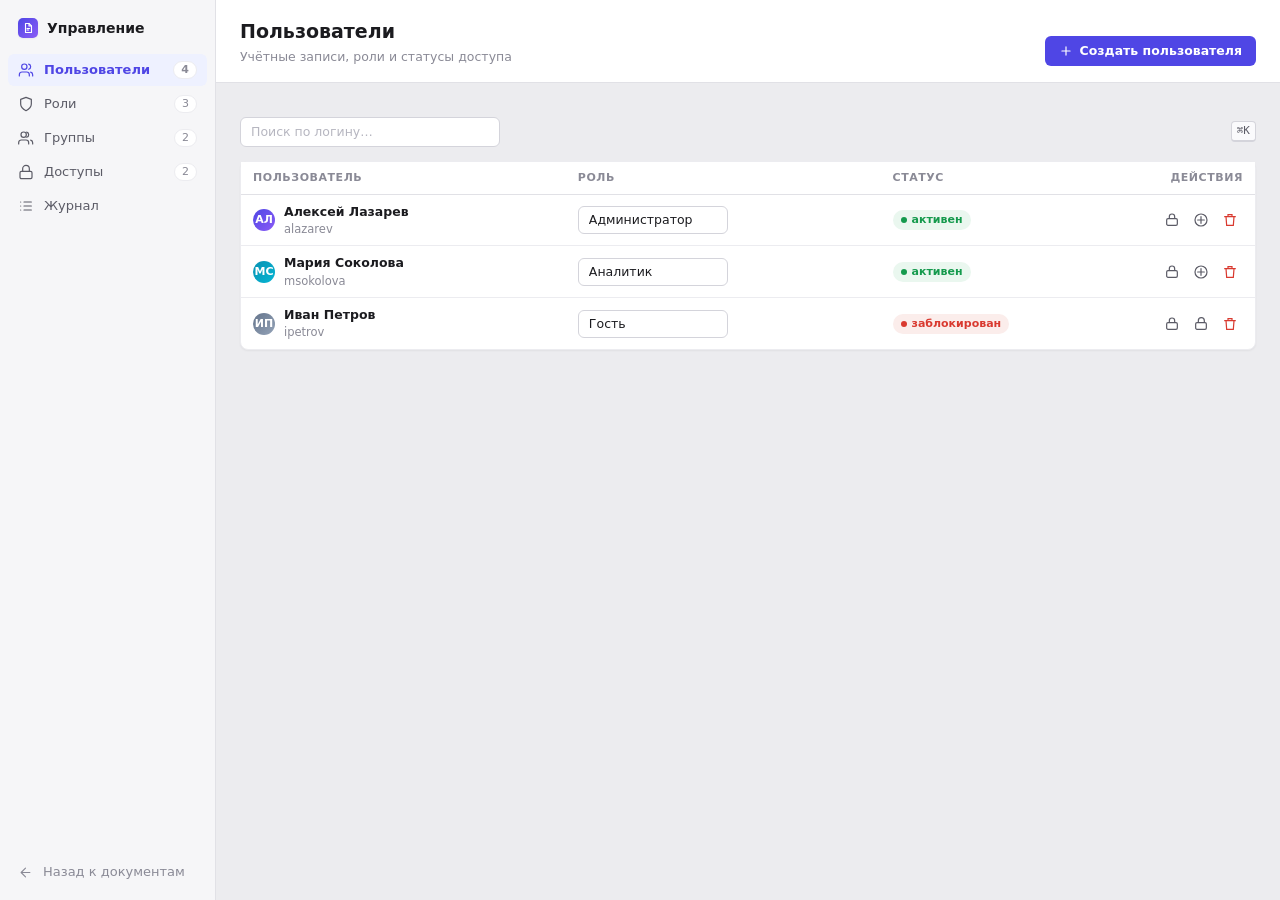
<file: design/mockups/admin.html>
<!DOCTYPE html>
<html lang="ru" data-theme="light">
<head>
<meta charset="utf-8">
<title>Семантика — управление (мокап)</title>
<link rel="stylesheet" href="style.css">
<style>
  .view { display: none; }
  .view.on { display: flex; flex-direction: column; gap: 14px; }
  .sel-role { height: 28px; min-width: 150px; }
</style>
</head>
<body>
<div class="admin">
  <!-- Навигация -->
  <nav class="admin-nav">
    <div class="an-head">
      <span class="brand">
        <span class="mark"><svg viewBox="0 0 24 24" fill="none" stroke="currentColor" stroke-width="2.2" stroke-linecap="round" stroke-linejoin="round"><path d="M7 3h7l5 5v13H7z"/><path d="M14 3v5h5"/><path d="M10 13h5"/><path d="M10 16h3"/></svg></span>
      </span>
      <span>Управление</span>
    </div>
    <button class="an-item on" data-view="users">
      <svg viewBox="0 0 24 24" fill="none" stroke="currentColor" stroke-width="1.8" stroke-linecap="round" stroke-linejoin="round"><path d="M17 21v-2a4 4 0 0 0-4-4H6a4 4 0 0 0-4 4v2"/><circle cx="9.5" cy="7" r="4"/><path d="M22 21v-2a4 4 0 0 0-3-3.87M16 3.13a4 4 0 0 1 0 7.75"/></svg>
      Пользователи <span class="an-count">4</span>
    </button>
    <button class="an-item" data-view="roles">
      <svg viewBox="0 0 24 24" fill="none" stroke="currentColor" stroke-width="1.8" stroke-linecap="round" stroke-linejoin="round"><path d="M12 22s8-4 8-10V5l-8-3-8 3v7c0 6 8 10 8 10z"/></svg>
      Роли <span class="an-count">3</span>
    </button>
    <button class="an-item" data-view="groups">
      <svg viewBox="0 0 24 24" fill="none" stroke="currentColor" stroke-width="1.8" stroke-linecap="round" stroke-linejoin="round"><path d="M16 21v-2a4 4 0 0 0-4-4H5a4 4 0 0 0-4 4v2"/><circle cx="8.5" cy="7" r="4"/><path d="M22 21v-2a4 4 0 0 0-3-3.87M13 3.13a4 4 0 0 1 0 7.75"/></svg>
      Группы <span class="an-count">2</span>
    </button>
    <button class="an-item" data-view="access">
      <svg viewBox="0 0 24 24" fill="none" stroke="currentColor" stroke-width="1.8" stroke-linecap="round" stroke-linejoin="round"><rect x="3" y="11" width="18" height="11" rx="2"/><path d="M7 11V7a5 5 0 0 1 10 0v4"/></svg>
      Доступы <span class="an-count">2</span>
    </button>
    <button class="an-item" data-view="audit">
      <svg viewBox="0 0 24 24" fill="none" stroke="currentColor" stroke-width="1.8" stroke-linecap="round" stroke-linejoin="round"><path d="M9 6h11M9 12h11M9 18h11"/><path d="M4 6h.01M4 12h.01M4 18h.01"/></svg>
      Журнал
    </button>
    <button class="an-back">
      <svg viewBox="0 0 24 24" fill="none" stroke="currentColor" stroke-width="1.8" stroke-linecap="round" stroke-linejoin="round"><path d="M19 12H5M12 19l-7-7 7-7"/></svg>
      Назад к документам
    </button>
  </nav>

  <!-- Контент -->
  <main class="admin-main">

    <!-- ===== Пользователи ===== -->
    <section class="view on" id="view-users">
      <header class="admin-header">
        <div>
          <h1>Пользователи</h1>
          <div class="ah-sub">Учётные записи, роли и статусы доступа</div>
        </div>
        <div class="ah-actions">
          <button class="btn btn-primary"><svg viewBox="0 0 24 24" fill="none" stroke="currentColor" stroke-width="2" stroke-linecap="round"><path d="M12 5v14M5 12h14"/></svg>Создать пользователя</button>
        </div>
      </header>
      <div class="admin-body">
        <div class="toolbar">
          <input class="input" placeholder="Поиск по логину…">
          <span class="spacer"></span>
          <span class="kbd">⌘K</span>
        </div>
        <div class="card">
          <table class="table">
            <thead><tr><th>Пользователь</th><th>Роль</th><th>Статус</th><th style="width:120px;text-align:right">Действия</th></tr></thead>
            <tbody>
              <tr>
                <td><div style="display:flex;align-items:center;gap:9px"><span class="user-avatar">АЛ</span><div><div style="font-weight:600">Алексей Лазарев</div><div style="color:var(--fg-3);font-size:11.5px">alazarev</div></div></div></td>
                <td><select class="select sel-role"><option>Администратор</option><option>Аналитик</option><option>Гость</option></select></td>
                <td><span class="badge badge-ok">активен</span></td>
                <td><div class="row-actions"><button class="btn-icon" title="Задать пароль"><svg viewBox="0 0 24 24" fill="none" stroke="currentColor" stroke-width="1.8"><rect x="4" y="10" width="16" height="10" rx="2"/><path d="M8 10V7a4 4 0 0 1 8 0v3"/></svg></button><button class="btn-icon" title="Заблокировать"><svg viewBox="0 0 24 24" fill="none" stroke="currentColor" stroke-width="1.8"><circle cx="12" cy="12" r="9"/><path d="M12 7v10M7 12h10" stroke-linecap="round"/></svg></button><button class="btn-icon" title="Удалить" style="color:var(--danger)"><svg viewBox="0 0 24 24" fill="none" stroke="currentColor" stroke-width="1.8" stroke-linecap="round"><path d="M4 7h16M9 7V4h6v3M6 7l1 13h10l1-13"/></svg></button></div></td>
              </tr>
              <tr>
                <td><div style="display:flex;align-items:center;gap:9px"><span class="user-avatar" style="background:linear-gradient(135deg,#0891B2,#06B6D4)">МС</span><div><div style="font-weight:600">Мария Соколова</div><div style="color:var(--fg-3);font-size:11.5px">msokolova</div></div></div></td>
                <td><select class="select sel-role"><option>Администратор</option><option selected>Аналитик</option><option>Гость</option></select></td>
                <td><span class="badge badge-ok">активен</span></td>
                <td><div class="row-actions"><button class="btn-icon" title="Задать пароль"><svg viewBox="0 0 24 24" fill="none" stroke="currentColor" stroke-width="1.8"><rect x="4" y="10" width="16" height="10" rx="2"/><path d="M8 10V7a4 4 0 0 1 8 0v3"/></svg></button><button class="btn-icon" title="Заблокировать"><svg viewBox="0 0 24 24" fill="none" stroke="currentColor" stroke-width="1.8"><circle cx="12" cy="12" r="9"/><path d="M12 7v10M7 12h10" stroke-linecap="round"/></svg></button><button class="btn-icon" title="Удалить" style="color:var(--danger)"><svg viewBox="0 0 24 24" fill="none" stroke="currentColor" stroke-width="1.8" stroke-linecap="round"><path d="M4 7h16M9 7V4h6v3M6 7l1 13h10l1-13"/></svg></button></div></td>
              </tr>
              <tr>
                <td><div style="display:flex;align-items:center;gap:9px"><span class="user-avatar" style="background:linear-gradient(135deg,#64748B,#94A3B8)">ИП</span><div><div style="font-weight:600">Иван Петров</div><div style="color:var(--fg-3);font-size:11.5px">ipetrov</div></div></div></td>
                <td><select class="select sel-role"><option>Администратор</option><option>Аналитик</option><option selected>Гость</option></select></td>
                <td><span class="badge badge-off">заблокирован</span></td>
                <td><div class="row-actions"><button class="btn-icon" title="Задать пароль"><svg viewBox="0 0 24 24" fill="none" stroke="currentColor" stroke-width="1.8"><rect x="4" y="10" width="16" height="10" rx="2"/><path d="M8 10V7a4 4 0 0 1 8 0v3"/></svg></button><button class="btn-icon" title="Разблокировать"><svg viewBox="0 0 24 24" fill="none" stroke="currentColor" stroke-width="1.8"><rect x="4" y="10" width="16" height="10" rx="2"/><path d="M8 10V7a4 4 0 0 1 9 0v3"/></svg></button><button class="btn-icon" title="Удалить" style="color:var(--danger)"><svg viewBox="0 0 24 24" fill="none" stroke="currentColor" stroke-width="1.8" stroke-linecap="round"><path d="M4 7h16M9 7V4h6v3M6 7l1 13h10l1-13"/></svg></button></div></td>
              </tr>
            </tbody>
          </table>
        </div>
      </div>
    </section>

    <!-- ===== Роли ===== -->
    <section class="view" id="view-roles">
      <header class="admin-header">
        <div>
          <h1>Роли</h1>
          <div class="ah-sub">Общие права и права по каждой базе документов</div>
        </div>
        <div class="ah-actions"><button class="btn btn-primary"><svg viewBox="0 0 24 24" fill="none" stroke="currentColor" stroke-width="2" stroke-linecap="round"><path d="M12 5v14M5 12h14"/></svg>Создать роль</button></div>
      </header>
      <div class="admin-body">
        <div class="card role-card">
          <div class="rc-head">
            <div><div class="rc-name">Администратор</div><div class="rc-desc">Полный контроль над системой и базами</div></div>
            <div class="rc-actions"><button class="btn btn-ghost btn-sm">Удалить</button><button class="btn btn-primary btn-sm">Сохранить</button></div>
          </div>
          <div class="rc-body">
            <div class="admin-section-title">Общие права</div>
            <div class="perm-grid">
              <label class="perm-row"><button class="toggle on"></button> Управлять пользователями</label>
              <label class="perm-row"><button class="toggle on"></button> Управлять ролями</label>
              <label class="perm-row"><button class="toggle on"></button> Управлять группами</label>
              <label class="perm-row"><button class="toggle on"></button> Управлять доступами</label>
              <label class="perm-row"><button class="toggle on"></button> Создавать базы</label>
              <label class="perm-row"><button class="toggle on"></button> Смотреть журнал</label>
            </div>
            <div class="admin-section-title" style="margin-top:14px">Права по базам</div>
            <table class="kb-matrix">
              <thead><tr><th>База</th><th>Спрашивать</th><th>Загружать</th><th>Удалять</th><th>Раскладывать</th></tr></thead>
              <tbody>
                <tr><td>Техдокументация</td><td><input type="checkbox" class="check" checked></td><td><input type="checkbox" class="check" checked></td><td><input type="checkbox" class="check" checked></td><td><input type="checkbox" class="check" checked></td></tr>
                <tr><td>Архив</td><td><input type="checkbox" class="check" checked></td><td><input type="checkbox" class="check" checked></td><td><input type="checkbox" class="check" checked></td><td><input type="checkbox" class="check" checked></td></tr>
              </tbody>
            </table>
          </div>
        </div>

        <div class="card role-card">
          <div class="rc-head">
            <div><div class="rc-name">Аналитик</div><div class="rc-desc">Спрашивает по документам, не меняет их</div></div>
            <div class="rc-actions"><button class="btn btn-ghost btn-sm">Удалить</button><button class="btn btn-primary btn-sm">Сохранить</button></div>
          </div>
          <div class="rc-body">
            <div class="admin-section-title">Общие права</div>
            <div class="perm-grid">
              <label class="perm-row"><button class="toggle"></button> Управлять пользователями</label>
              <label class="perm-row"><button class="toggle"></button> Управлять ролями</label>
              <label class="perm-row"><button class="toggle"></button> Управлять группами</label>
              <label class="perm-row"><button class="toggle"></button> Управлять доступами</label>
              <label class="perm-row"><button class="toggle"></button> Создавать базы</label>
              <label class="perm-row"><button class="toggle"></button> Смотреть журнал</label>
            </div>
          </div>
        </div>
      </div>
    </section>

    <!-- ===== Группы ===== -->
    <section class="view" id="view-groups">
      <header class="admin-header">
        <div><h1>Группы</h1><div class="ah-sub">Роль в группе — все, у кого она есть сейчас и будет потом</div></div>
        <div class="ah-actions"><button class="btn btn-primary"><svg viewBox="0 0 24 24" fill="none" stroke="currentColor" stroke-width="2" stroke-linecap="round"><path d="M12 5v14M5 12h14"/></svg>Создать группу</button></div>
      </header>
      <div class="admin-body">
        <div class="card role-card">
          <div class="rc-head">
            <div><div class="rc-name">Цех №2</div><div class="rc-desc">Оперативный персонал цеха</div></div>
            <div class="rc-actions"><button class="btn btn-ghost btn-sm">Удалить</button></div>
          </div>
          <div class="rc-body">
            <div class="admin-section-title">Пользователи</div>
            <div style="display:flex;gap:6px;flex-wrap:wrap">
              <span class="chip">Мария Соколова</span>
              <span class="chip">Иван Петров</span>
              <span class="chip" style="color:var(--accent);border-style:dashed">+ Добавить</span>
            </div>
            <div class="admin-section-title" style="margin-top:14px">Роли</div>
            <div style="display:flex;gap:6px;flex-wrap:wrap">
              <span class="chip">Аналитик</span>
              <span class="chip" style="color:var(--accent);border-style:dashed">+ Добавить</span>
            </div>
          </div>
        </div>
        <div class="card role-card">
          <div class="rc-head">
            <div><div class="rc-name">Руководство</div><div class="rc-desc">Полный доступ к архиву</div></div>
            <div class="rc-actions"><button class="btn btn-ghost btn-sm">Удалить</button></div>
          </div>
          <div class="rc-body">
            <div class="admin-section-title">Пользователи</div>
            <div style="display:flex;gap:6px;flex-wrap:wrap"><span class="chip">Алексей Лазарев</span><span class="chip" style="color:var(--accent);border-style:dashed">+ Добавить</span></div>
          </div>
        </div>
      </div>
    </section>

    <!-- ===== Доступы ===== -->
    <section class="view" id="view-access">
      <header class="admin-header">
        <div><h1>Доступы</h1><div class="ah-sub">Кому открыта каждая база и какие действия доступны</div></div>
        <div class="ah-actions"><button class="btn btn-primary"><svg viewBox="0 0 24 24" fill="none" stroke="currentColor" stroke-width="2" stroke-linecap="round"><path d="M12 5v14M5 12h14"/></svg>Создать базу</button></div>
      </header>
      <div class="admin-body">
        <div class="toolbar"><input class="input" placeholder="База или пользователь…"></div>

        <details class="card access-block" open>
          <summary>Техдокументация <span class="badge badge-ok" style="margin-left:6px">открыта</span><span class="chev">▾</span></summary>
          <div>
            <div class="access-row">
              <span class="ar-subject"><svg width="15" height="15" viewBox="0 0 24 24" fill="none" stroke="currentColor" stroke-width="1.8"><path d="M12 22s8-4 8-10V5l-8-3-8 3v7c0 6 8 10 8 10z"/></svg>Роль Администратор</span>
              <span class="badge badge-ok ar-state">открыт</span>
              <span class="ar-perms"><button class="btn btn-ghost btn-sm">Закрыть</button></span>
            </div>
            <div class="access-row">
              <span class="ar-subject"><svg width="15" height="15" viewBox="0 0 24 24" fill="none" stroke="currentColor" stroke-width="1.8"><path d="M16 21v-2a4 4 0 0 0-4-4H5a4 4 0 0 0-4 4v2"/><circle cx="8.5" cy="7" r="4"/></svg>Группа Цех №2</span>
              <span class="badge badge-ok ar-state">открыт</span>
              <span class="ar-perms"><button class="btn btn-ghost btn-sm">Закрыть</button></span>
            </div>
            <div class="access-row">
              <span class="ar-subject"><span class="user-avatar" style="width:18px;height:18px;font-size:9px">МС</span>Мария Соколова</span>
              <span class="badge badge-ok ar-state">открыт</span>
              <span class="ar-perms">
                <label><input type="checkbox" class="check" checked> Спрашивать</label>
                <label><input type="checkbox" class="check" checked> Загружать</label>
                <label><input type="checkbox" class="check"> Удалять</label>
                <label><input type="checkbox" class="check"> Раскладывать</label>
                <button class="btn btn-ghost btn-sm">Сохранить</button>
              </span>
            </div>
          </div>
        </details>

        <details class="card access-block" open>
          <summary>Архив <span class="badge badge-mute" style="margin-left:6px">закрыта</span><span class="chev">▾</span></summary>
          <div>
            <div class="access-row">
              <span class="ar-subject"><svg width="15" height="15" viewBox="0 0 24 24" fill="none" stroke="currentColor" stroke-width="1.8"><path d="M12 22s8-4 8-10V5l-8-3-8 3v7c0 6 8 10 8 10z"/></svg>Роль Администратор</span>
              <span class="badge badge-off ar-state">закрыт</span>
              <span class="ar-perms"><button class="btn btn-soft btn-sm">Открыть</button></span>
            </div>
            <div class="access-row">
              <span class="ar-subject"><svg width="15" height="15" viewBox="0 0 24 24" fill="none" stroke="currentColor" stroke-width="1.8"><path d="M16 21v-2a4 4 0 0 0-4-4H5a4 4 0 0 0-4 4v2"/><circle cx="8.5" cy="7" r="4"/></svg>Группа Руководство</span>
              <span class="badge badge-mute ar-state">нет входа</span>
              <span class="ar-perms"><button class="btn btn-soft btn-sm">Открыть</button></span>
            </div>
          </div>
        </details>
      </div>
    </section>

    <!-- ===== Журнал ===== -->
    <section class="view" id="view-audit">
      <header class="admin-header">
        <div><h1>Журнал действий</h1><div class="ah-sub">Только чтение · последние события</div></div>
      </header>
      <div class="admin-body">
        <div class="toolbar">
          <select class="select" style="width:150px"><option>Все типы</option><option>Вход</option><option>Загрузка</option><option>Удаление</option><option>Доступ</option></select>
          <input class="input" placeholder="Пользователь…">
          <span class="spacer"></span>
          <button class="btn btn-ghost btn-sm">Обновить</button>
        </div>
        <div class="card">
          <div class="audit-row">
            <span class="audit-time">12:41:07</span>
            <span class="badge badge-ok audit-kind">вход</span>
            <span class="audit-who">alazarev</span>
            <span class="audit-msg">Успешный вход с 127.0.0.1</span>
            <button class="btn-icon audit-open"><svg viewBox="0 0 24 24" fill="none" stroke="currentColor" stroke-width="1.8" stroke-linecap="round"><path d="M9 18l6-6-6-6"/></svg></button>
          </div>
          <div class="audit-row">
            <span class="audit-time">12:38:22</span>
            <span class="badge badge-warn audit-kind">загрузка</span>
            <span class="audit-who">msokolova</span>
            <span class="audit-msg">Загружено 3 файла в базу «Техдокументация»</span>
            <button class="btn-icon audit-open"><svg viewBox="0 0 24 24" fill="none" stroke="currentColor" stroke-width="1.8" stroke-linecap="round"><path d="M9 18l6-6-6-6"/></svg></button>
          </div>
          <div class="audit-row">
            <span class="audit-time">12:35:50</span>
            <span class="badge badge-warn audit-kind">доступ</span>
            <span class="audit-who">alazarev</span>
            <span class="audit-msg">Группе «Цех №2» открыта база «Техдокументация»</span>
            <button class="btn-icon audit-open"><svg viewBox="0 0 24 24" fill="none" stroke="currentColor" stroke-width="1.8" stroke-linecap="round"><path d="M9 18l6-6-6-6"/></svg></button>
          </div>
          <div class="audit-row">
            <span class="audit-time">12:31:04</span>
            <span class="badge badge-off audit-kind">удаление</span>
            <span class="audit-who">alazarev</span>
            <span class="audit-msg">Удалён документ «старый_отчёт.txt» из базы «Архив»</span>
            <button class="btn-icon audit-open"><svg viewBox="0 0 24 24" fill="none" stroke="currentColor" stroke-width="1.8" stroke-linecap="round"><path d="M9 18l6-6-6-6"/></svg></button>
          </div>
        </div>
      </div>
    </section>

  </main>
</div>

<script>
  const items = document.querySelectorAll('.an-item');
  const views = document.querySelectorAll('.view');
  items.forEach((item) => {
    item.addEventListener('click', () => {
      items.forEach((i) => i.classList.remove('on'));
      views.forEach((v) => v.classList.remove('on'));
      item.classList.add('on');
      const target = document.getElementById('view-' + item.dataset.view);
      if (target) target.classList.add('on');
    });
  });
</script>
</body>
</html>
</file>
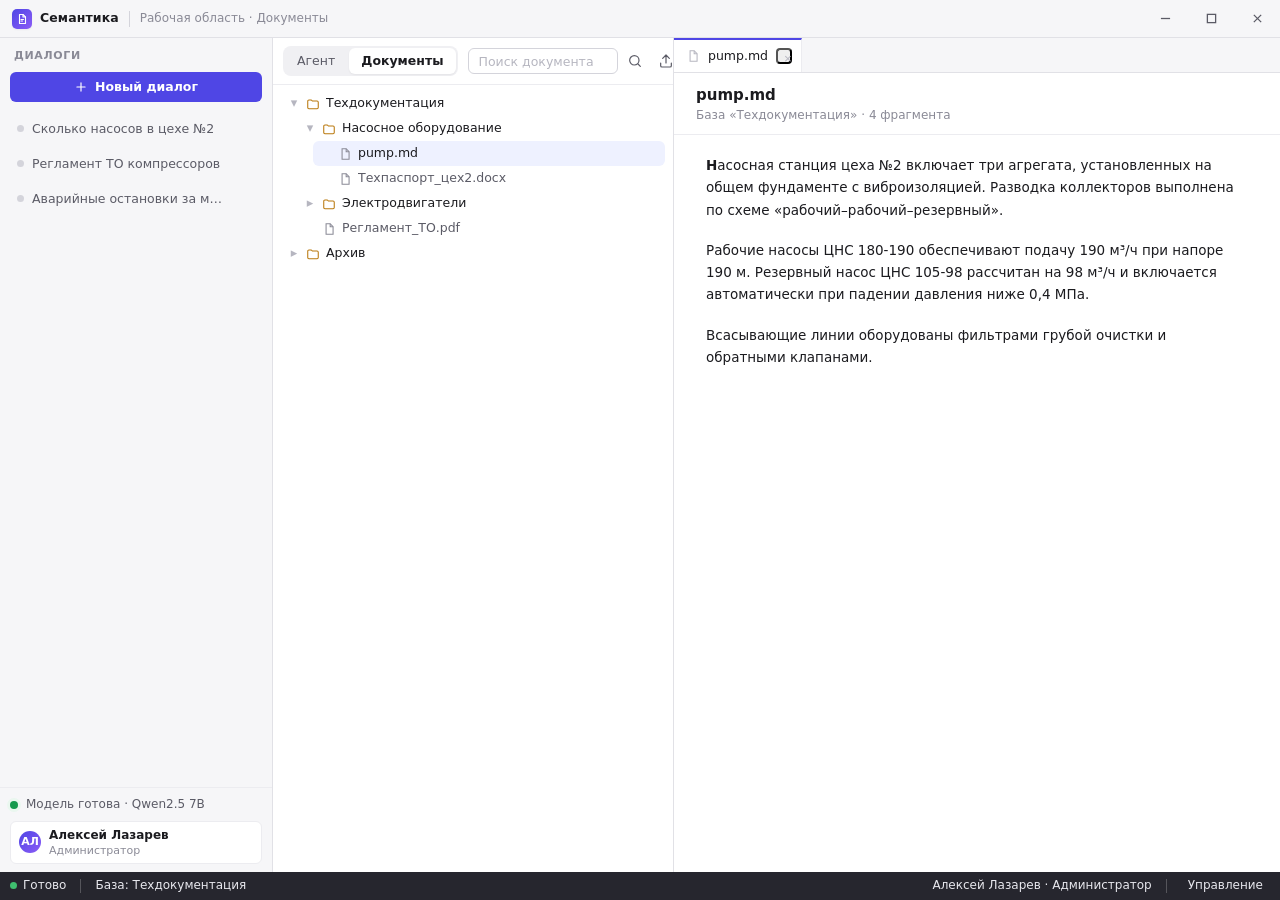
<file: design/mockups/documents.html>
<!DOCTYPE html>
<html lang="ru" data-theme="light">
<head>
<meta charset="utf-8">
<title>Семантика — документы (мокап)</title>
<link rel="stylesheet" href="style.css">
</head>
<body>
<div class="window">
  <header class="titlebar">
    <div class="brand">
      <span class="mark">
        <svg viewBox="0 0 24 24" fill="none" stroke="currentColor" stroke-width="2.2" stroke-linecap="round" stroke-linejoin="round"><path d="M7 3h7l5 5v13H7z"/><path d="M14 3v5h5"/><path d="M10 13h5"/><path d="M10 16h3"/></svg>
      </span>
      <span>Семантика</span>
    </div>
    <span class="titlebar-sep"></span>
    <span class="titlebar-context">Рабочая область · Документы</span>
    <span class="titlebar-spacer"></span>
    <div class="win-controls">
      <button class="win-btn"><svg viewBox="0 0 12 12"><line x1="1" y1="6" x2="11" y2="6" stroke="currentColor" stroke-width="1.4"/></svg></button>
      <button class="win-btn"><svg viewBox="0 0 12 12"><rect x="1.5" y="1.5" width="9" height="9" fill="none" stroke="currentColor" stroke-width="1.4"/></svg></button>
      <button class="win-btn close"><svg viewBox="0 0 12 12"><path d="M2 2l8 8M10 2l-8 8" stroke="currentColor" stroke-width="1.4"/></svg></button>
    </div>
  </header>

  <main class="workspace">
    <aside class="pane">
      <div class="side-head">
        <div class="side-title"><span>Диалоги</span></div>
        <button class="btn btn-primary" style="width:100%">
          <svg viewBox="0 0 24 24" fill="none" stroke="currentColor" stroke-width="2" stroke-linecap="round"><path d="M12 5v14M5 12h14"/></svg>
          Новый диалог
        </button>
      </div>
      <ul class="dialog-list">
        <li class="dialog"><span class="dialog-dot"></span><span class="dialog-title">Сколько насосов в цехе №2</span><button class="dialog-x">×</button></li>
        <li class="dialog"><span class="dialog-dot"></span><span class="dialog-title">Регламент ТО компрессоров</span><button class="dialog-x">×</button></li>
        <li class="dialog"><span class="dialog-dot"></span><span class="dialog-title">Аварийные остановки за март</span><button class="dialog-x">×</button></li>
      </ul>
      <div class="side-foot">
        <div class="model-status"><span class="model-dot on"></span><span>Модель готова · Qwen2.5 7B</span></div>
        <div class="user-chip">
          <span class="user-avatar">АЛ</span>
          <span class="user-meta"><span class="user-name">Алексей Лазарев</span><br><span class="user-role">Администратор</span></span>
        </div>
      </div>
    </aside>

    <div class="sash"></div>

    <section class="pane paper">
      <div class="mid-head">
        <div class="seg">
          <button>Агент</button>
          <button class="on">Документы</button>
        </div>
        <div class="mid-tools">
          <input class="input" style="height:26px;width:150px" placeholder="Поиск документа">
          <button class="btn-icon" title="Поиск"><svg viewBox="0 0 24 24" fill="none" stroke="currentColor" stroke-width="1.8" stroke-linecap="round"><circle cx="11" cy="11" r="7"/><path d="M20 20l-3.5-3.5"/></svg></button>
          <button class="btn-icon" title="Загрузить файлы"><svg viewBox="0 0 24 24" fill="none" stroke="currentColor" stroke-width="1.8" stroke-linecap="round" stroke-linejoin="round"><path d="M12 15V3M7 8l5-5 5 5"/><path d="M4 15v4a2 2 0 0 0 2 2h12a2 2 0 0 0 2-2v-4"/></svg></button>
        </div>
      </div>

      <ul class="tree">
        <li>
          <button class="node folder">
            <span class="chev">▾</span>
            <svg class="fico" viewBox="0 0 24 24" fill="none" stroke="currentColor" stroke-width="1.8"><path d="M3 7a2 2 0 0 1 2-2h4l2 2h8a2 2 0 0 1 2 2v9a2 2 0 0 1-2 2H5a2 2 0 0 1-2-2z"/></svg>
            <span class="fname">Техдокументация</span>
          </button>
          <ul>
            <li>
              <button class="node folder">
                <span class="chev">▾</span>
                <svg class="fico" viewBox="0 0 24 24" fill="none" stroke="currentColor" stroke-width="1.8"><path d="M3 7a2 2 0 0 1 2-2h4l2 2h8a2 2 0 0 1 2 2v9a2 2 0 0 1-2 2H5a2 2 0 0 1-2-2z"/></svg>
                <span class="fname">Насосное оборудование</span>
              </button>
              <ul>
                <li>
                  <button class="node on">
                    <span class="chev" style="visibility:hidden">▸</span>
                    <svg class="fico" viewBox="0 0 24 24" fill="none" stroke="currentColor" stroke-width="1.8"><path d="M7 3h7l5 5v13H7z"/><path d="M14 3v5h5"/></svg>
                    <span class="fname">pump.md</span>
                  </button>
                </li>
                <li>
                  <button class="node">
                    <span class="chev" style="visibility:hidden">▸</span>
                    <svg class="fico" viewBox="0 0 24 24" fill="none" stroke="currentColor" stroke-width="1.8"><path d="M7 3h7l5 5v13H7z"/><path d="M14 3v5h5"/></svg>
                    <span class="fname">Техпаспорт_цех2.docx</span>
                  </button>
                </li>
              </ul>
            </li>
            <li>
              <button class="node folder">
                <span class="chev">▸</span>
                <svg class="fico" viewBox="0 0 24 24" fill="none" stroke="currentColor" stroke-width="1.8"><path d="M3 7a2 2 0 0 1 2-2h4l2 2h8a2 2 0 0 1 2 2v9a2 2 0 0 1-2 2H5a2 2 0 0 1-2-2z"/></svg>
                <span class="fname">Электродвигатели</span>
              </button>
            </li>
            <li>
              <button class="node">
                <span class="chev" style="visibility:hidden">▸</span>
                <svg class="fico" viewBox="0 0 24 24" fill="none" stroke="currentColor" stroke-width="1.8"><path d="M7 3h7l5 5v13H7z"/><path d="M14 3v5h5"/></svg>
                <span class="fname">Регламент_ТО.pdf</span>
              </button>
            </li>
          </ul>
        </li>
        <li>
          <button class="node folder">
            <span class="chev">▸</span>
            <svg class="fico" viewBox="0 0 24 24" fill="none" stroke="currentColor" stroke-width="1.8"><path d="M3 7a2 2 0 0 1 2-2h4l2 2h8a2 2 0 0 1 2 2v9a2 2 0 0 1-2 2H5a2 2 0 0 1-2-2z"/></svg>
            <span class="fname">Архив</span>
          </button>
        </li>
      </ul>
    </section>

    <div class="sash"></div>

    <section class="pane paper">
      <div class="preview-tabs">
        <div class="ptab on">
          <svg class="fico" viewBox="0 0 24 24" fill="none" stroke="currentColor" stroke-width="1.8"><path d="M7 3h7l5 5v13H7z"/><path d="M14 3v5h5"/></svg>
          <span>pump.md</span>
          <button class="px">×</button>
        </div>
      </div>
      <div class="preview-head">
        <div style="min-width:0">
          <div class="preview-title">pump.md</div>
          <div class="preview-sub">База «Техдокументация» · 4 фрагмента</div>
        </div>
      </div>
      <div class="preview-canvas">
        <article class="chunk">
          <p>Насосная станция цеха №2 включает три агрегата, установленных на общем фундаменте с виброизоляцией. Разводка коллекторов выполнена по схеме «рабочий–рабочий–резервный».</p>
          <p>Рабочие насосы ЦНС 180-190 обеспечивают подачу 190 м³/ч при напоре 190 м. Резервный насос ЦНС 105-98 рассчитан на 98 м³/ч и включается автоматически при падении давления ниже 0,4 МПа.</p>
          <p>Всасывающие линии оборудованы фильтрами грубой очистки и обратными клапанами.</p>
        </article>
      </div>
    </section>
  </main>

  <footer class="statusbar">
    <span class="sb-item"><span class="sb-dot on"></span>Готово</span>
    <span class="sb-sep"></span>
    <span class="sb-item">База: Техдокументация</span>
    <span class="sb-spacer"></span>
    <span class="sb-item">Алексей Лазарев · Администратор</span>
    <span class="sb-sep"></span>
    <button>Управление</button>
  </footer>
</div>
</body>
</html>
</file>
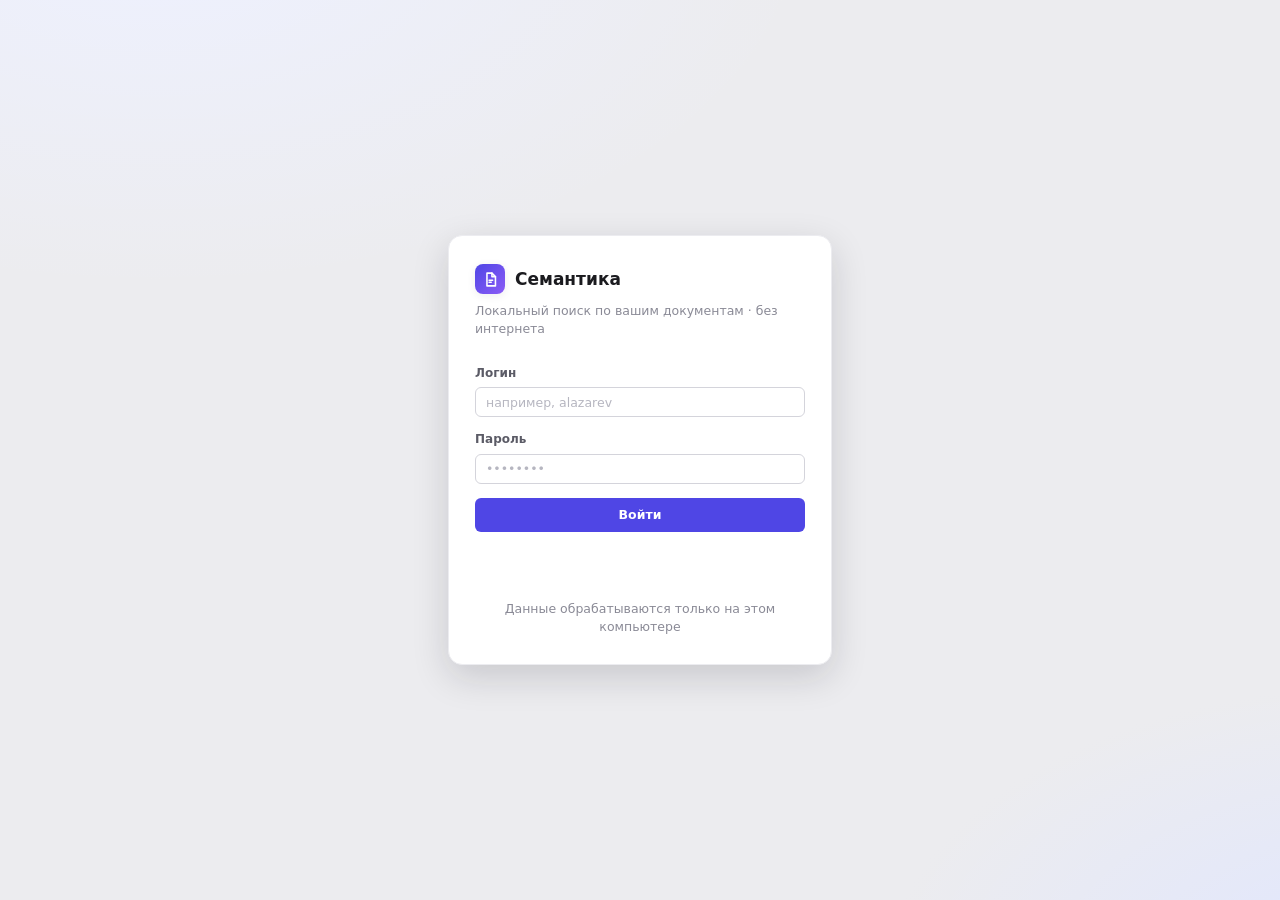
<file: design/mockups/login.html>
<!DOCTYPE html>
<html lang="ru" data-theme="light">
<head>
<meta charset="utf-8">
<title>Семантика — вход (мокап)</title>
<link rel="stylesheet" href="style.css">
</head>
<body>
<div class="gate">
  <div class="gate-card">
    <div class="gate-logo">
      <span class="mark">
        <svg viewBox="0 0 24 24" fill="none" stroke="currentColor" stroke-width="2.2" stroke-linecap="round" stroke-linejoin="round"><path d="M7 3h7l5 5v13H7z"/><path d="M14 3v5h5"/><path d="M10 13h5"/><path d="M10 16h3"/></svg>
      </span>
      <span>Семантика</span>
    </div>
    <p class="gate-sub">Локальный поиск по вашим документам · без интернета</p>

    <div class="field">
      <label for="login">Логин</label>
      <input id="login" class="input" autocomplete="username" placeholder="например, alazarev">
    </div>
    <div class="field">
      <label for="password">Пароль</label>
      <input id="password" class="input" type="password" autocomplete="current-password" placeholder="••••••••">
    </div>

    <button class="btn btn-primary" style="height:34px">Войти</button>
    <p class="gate-error"></p>
    <p class="gate-sub" style="margin:0;text-align:center">Данные обрабатываются только на этом компьютере</p>
  </div>
</div>
</body>
</html>
</file>
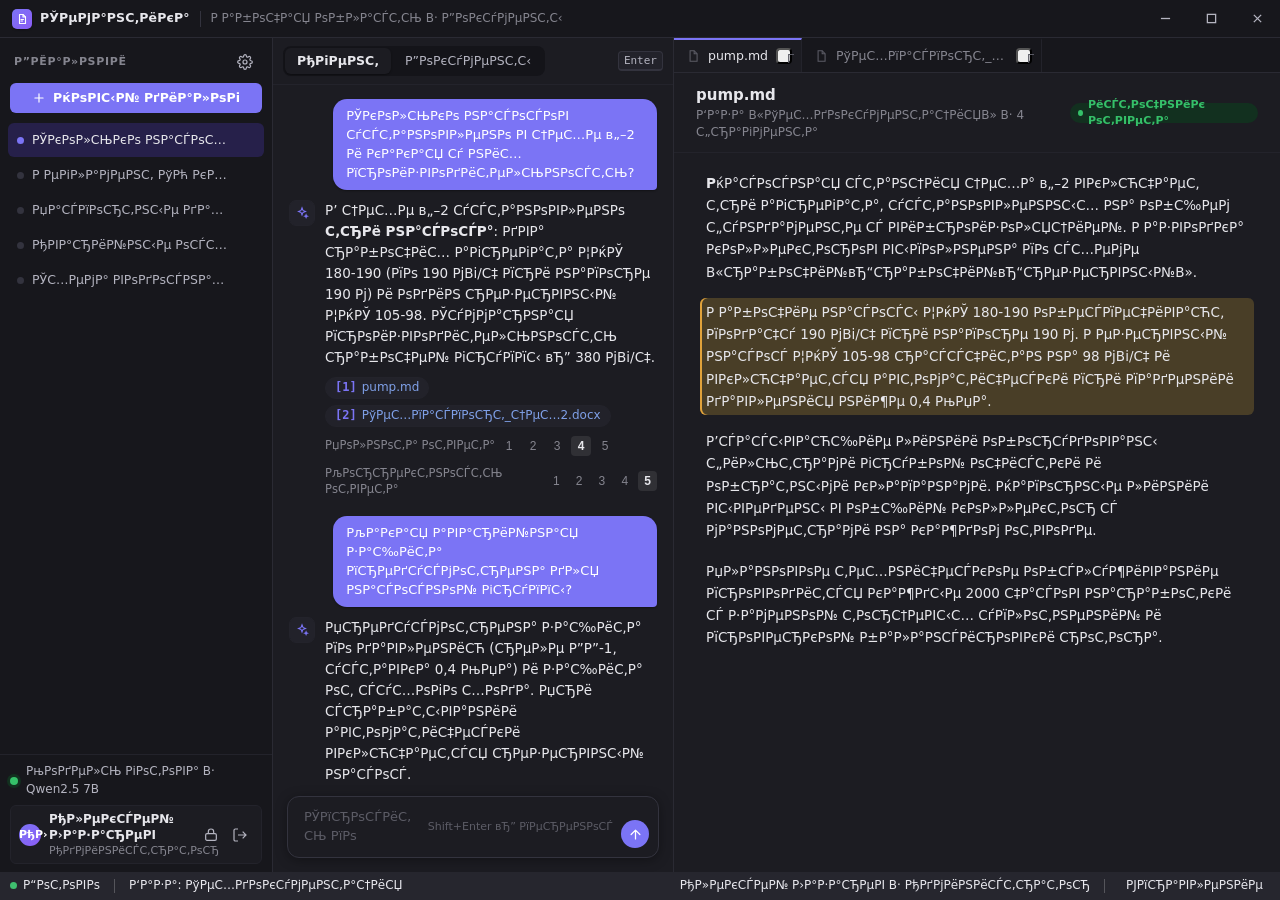
<file: design/mockups/main-dark.html>
﻿<!DOCTYPE html>
<html lang="ru" data-theme="dark">
<head>
<meta charset="utf-8">
<title>РЎРµРјР°РЅС‚РёРєР° вЂ” РіР»Р°РІРЅС‹Р№ СЌРєСЂР°РЅ (РјРѕРєР°Рї)</title>
<link rel="stylesheet" href="style.css">
</head>
<body>
<div class="window">
  <!-- Р¤Р°Р»СЊС€-С‚Р°Р№С‚Р»Р±Р°СЂ Windows -->
  <header class="titlebar">
    <div class="brand">
      <span class="mark">
        <svg viewBox="0 0 24 24" fill="none" stroke="currentColor" stroke-width="2.2" stroke-linecap="round" stroke-linejoin="round">
          <path d="M7 3h7l5 5v13H7z"/><path d="M14 3v5h5"/><path d="M10 13h5"/><path d="M10 16h3"/>
        </svg>
      </span>
      <span>РЎРµРјР°РЅС‚РёРєР°</span>
    </div>
    <span class="titlebar-sep"></span>
    <span class="titlebar-context">Р Р°Р±РѕС‡Р°СЏ РѕР±Р»Р°СЃС‚СЊ В· Р”РѕРєСѓРјРµРЅС‚С‹</span>
    <span class="titlebar-spacer"></span>
    <div class="win-controls">
      <button class="win-btn"><svg viewBox="0 0 12 12"><line x1="1" y1="6" x2="11" y2="6" stroke="currentColor" stroke-width="1.4"/></svg></button>
      <button class="win-btn"><svg viewBox="0 0 12 12"><rect x="1.5" y="1.5" width="9" height="9" fill="none" stroke="currentColor" stroke-width="1.4"/></svg></button>
      <button class="win-btn close"><svg viewBox="0 0 12 12"><path d="M2 2l8 8M10 2l-8 8" stroke="currentColor" stroke-width="1.4"/></svg></button>
    </div>
  </header>

  <main class="workspace">
    <!-- Р›РµРІР°СЏ РєРѕР»РѕРЅРєР°: РґРёР°Р»РѕРіРё -->
    <aside class="pane">
      <div class="side-head">
        <div class="side-title">
          <span>Р”РёР°Р»РѕРіРё</span>
          <button class="btn-icon" title="РќР°СЃС‚СЂРѕР№РєРё">
            <svg viewBox="0 0 24 24" fill="none" stroke="currentColor" stroke-width="1.8" stroke-linecap="round" stroke-linejoin="round"><circle cx="12" cy="12" r="3"/><path d="M19.4 15a1.7 1.7 0 0 0 .34 1.87l.06.06a2 2 0 1 1-2.83 2.83l-.06-.06a1.7 1.7 0 0 0-1.87-.34 1.7 1.7 0 0 0-1 1.55V21a2 2 0 1 1-4 0v-.09a1.7 1.7 0 0 0-1-1.55 1.7 1.7 0 0 0-1.87.34l-.06.06a2 2 0 1 1-2.83-2.83l.06-.06a1.7 1.7 0 0 0 .34-1.87 1.7 1.7 0 0 0-1.55-1H3a2 2 0 1 1 0-4h.09a1.7 1.7 0 0 0 1.55-1 1.7 1.7 0 0 0-.34-1.87l-.06-.06a2 2 0 1 1 2.83-2.83l.06.06a1.7 1.7 0 0 0 1.87.34h.09a1.7 1.7 0 0 0 1-1.55V3a2 2 0 1 1 4 0v.09a1.7 1.7 0 0 0 1 1.55 1.7 1.7 0 0 0 1.87-.34l.06-.06a2 2 0 1 1 2.83 2.83l-.06.06a1.7 1.7 0 0 0-.34 1.87v.09a1.7 1.7 0 0 0 1.55 1H21a2 2 0 1 1 0 4h-.09a1.7 1.7 0 0 0-1.55 1z"/></svg>
          </button>
        </div>
        <button class="btn btn-primary" style="width:100%">
          <svg viewBox="0 0 24 24" fill="none" stroke="currentColor" stroke-width="2" stroke-linecap="round"><path d="M12 5v14M5 12h14"/></svg>
          РќРѕРІС‹Р№ РґРёР°Р»РѕРі
        </button>
      </div>

      <ul class="dialog-list">
        <li class="dialog on"><span class="dialog-dot"></span><span class="dialog-title">РЎРєРѕР»СЊРєРѕ РЅР°СЃРѕСЃРѕРІ РІ С†РµС…Рµ в„–2</span><button class="dialog-x">Г—</button></li>
        <li class="dialog"><span class="dialog-dot"></span><span class="dialog-title">Р РµРіР»Р°РјРµРЅС‚ РўРћ РєРѕРјРїСЂРµСЃСЃРѕСЂРѕРІ</span><button class="dialog-x">Г—</button></li>
        <li class="dialog"><span class="dialog-dot"></span><span class="dialog-title">РџР°СЃРїРѕСЂС‚РЅС‹Рµ РґР°РЅРЅС‹Рµ СЌР»РµРєС‚СЂРѕРґРІРёРіР°С‚РµР»РµР№</span><button class="dialog-x">Г—</button></li>
        <li class="dialog"><span class="dialog-dot"></span><span class="dialog-title">РђРІР°СЂРёР№РЅС‹Рµ РѕСЃС‚Р°РЅРѕРІРєРё Р·Р° РјР°СЂС‚</span><button class="dialog-x">Г—</button></li>
        <li class="dialog"><span class="dialog-dot"></span><span class="dialog-title">РЎС…РµРјР° РІРѕРґРѕСЃРЅР°Р±Р¶РµРЅРёСЏ РєРѕСЂРїСѓСЃР° Рђ</span><button class="dialog-x">Г—</button></li>
      </ul>

      <div class="side-foot">
        <div class="model-status">
          <span class="model-dot on"></span>
          <span>РњРѕРґРµР»СЊ РіРѕС‚РѕРІР° В· Qwen2.5 7B</span>
        </div>
        <div class="user-chip">
          <span class="user-avatar">РђР›</span>
          <span class="user-meta">
            <span class="user-name">РђР»РµРєСЃРµР№ Р›Р°Р·Р°СЂРµРІ</span><br>
            <span class="user-role">РђРґРјРёРЅРёСЃС‚СЂР°С‚РѕСЂ</span>
          </span>
          <span class="user-actions">
            <button class="btn-icon" title="РЎРјРµРЅРёС‚СЊ РїР°СЂРѕР»СЊ"><svg viewBox="0 0 24 24" fill="none" stroke="currentColor" stroke-width="1.8"><rect x="4" y="10" width="16" height="10" rx="2"/><path d="M8 10V7a4 4 0 0 1 8 0v3"/></svg></button>
            <button class="btn-icon" title="Р’С‹Р№С‚Рё"><svg viewBox="0 0 24 24" fill="none" stroke="currentColor" stroke-width="1.8"><path d="M9 21H5a2 2 0 0 1-2-2V5a2 2 0 0 1 2-2h4M16 17l5-5-5-5M21 12H9"/></svg></button>
          </span>
        </div>
      </div>
    </aside>

    <div class="sash"></div>

    <!-- РЎСЂРµРґРЅСЏСЏ РєРѕР»РѕРЅРєР°: Р°РіРµРЅС‚ -->
    <section class="pane paper">
      <div class="mid-head">
        <div class="seg">
          <button class="on">РђРіРµРЅС‚</button>
          <button>Р”РѕРєСѓРјРµРЅС‚С‹</button>
        </div>
        <div class="mid-tools">
          <span class="kbd">Enter</span>
        </div>
      </div>

      <div class="chat-scroll">
        <div class="turn">
          <div class="q">РЎРєРѕР»СЊРєРѕ РЅР°СЃРѕСЃРѕРІ СѓСЃС‚Р°РЅРѕРІР»РµРЅРѕ РІ С†РµС…Рµ в„–2 Рё РєР°РєР°СЏ Сѓ РЅРёС… РїСЂРѕРёР·РІРѕРґРёС‚РµР»СЊРЅРѕСЃС‚СЊ?</div>
          <div class="a">
            <span class="a-avatar">
              <svg viewBox="0 0 24 24" fill="none" stroke="currentColor" stroke-width="1.8"><path d="M12 3l1.7 4.6L18 9.3l-4.3 1.7L12 15.6l-1.7-4.6L6 9.3l4.3-1.7z"/><path d="M19 15l.7 1.8 1.8.7-1.8.7L19 20l-.7-1.8-1.8-.7 1.8-.7z"/></svg>
            </span>
            <div class="a-body">
              <div class="a-text">Р’ С†РµС…Рµ в„–2 СѓСЃС‚Р°РЅРѕРІР»РµРЅРѕ <b>С‚СЂРё РЅР°СЃРѕСЃР°</b>: РґРІР° СЂР°Р±РѕС‡РёС… Р°РіСЂРµРіР°С‚Р° Р¦РќРЎ 180-190 (РїРѕ 190 РјВі/С‡ РїСЂРё РЅР°РїРѕСЂРµ 190 Рј) Рё РѕРґРёРЅ СЂРµР·РµСЂРІРЅС‹Р№ Р¦РќРЎ 105-98. РЎСѓРјРјР°СЂРЅР°СЏ РїСЂРѕРёР·РІРѕРґРёС‚РµР»СЊРЅРѕСЃС‚СЊ СЂР°Р±РѕС‡РµР№ РіСЂСѓРїРїС‹ вЂ” 380 РјВі/С‡.</div>
              <div class="a-sources">
                <span class="chip"><span class="cnum">[1]</span> pump.md</span>
                <span class="chip"><span class="cnum">[2]</span> РўРµС…РїР°СЃРїРѕСЂС‚_С†РµС…2.docx</span>
              </div>
              <div class="rating-row">
                <span class="rating-label">РџРѕР»РЅРѕС‚Р° РѕС‚РІРµС‚Р°</span>
                <button class="star-btn">1</button><button class="star-btn">2</button><button class="star-btn">3</button><button class="star-btn on">4</button><button class="star-btn">5</button>
              </div>
              <div class="rating-row">
                <span class="rating-label">РљРѕСЂСЂРµРєС‚РЅРѕСЃС‚СЊ РѕС‚РІРµС‚Р°</span>
                <button class="star-btn">1</button><button class="star-btn">2</button><button class="star-btn">3</button><button class="star-btn">4</button><button class="star-btn on">5</button>
              </div>
            </div>
          </div>
        </div>

        <div class="turn">
          <div class="q">РљР°РєР°СЏ Р°РІР°СЂРёР№РЅР°СЏ Р·Р°С‰РёС‚Р° РїСЂРµРґСѓСЃРјРѕС‚СЂРµРЅР° РґР»СЏ РЅР°СЃРѕСЃРЅРѕР№ РіСЂСѓРїРїС‹?</div>
          <div class="a">
            <span class="a-avatar">
              <svg viewBox="0 0 24 24" fill="none" stroke="currentColor" stroke-width="1.8"><path d="M12 3l1.7 4.6L18 9.3l-4.3 1.7L12 15.6l-1.7-4.6L6 9.3l4.3-1.7z"/><path d="M19 15l.7 1.8 1.8.7-1.8.7L19 20l-.7-1.8-1.8-.7 1.8-.7z"/></svg>
            </span>
            <div class="a-body">
              <div class="a-text">РџСЂРµРґСѓСЃРјРѕС‚СЂРµРЅР° Р·Р°С‰РёС‚Р° РїРѕ РґР°РІР»РµРЅРёСЋ (СЂРµР»Рµ Р”Р”-1, СѓСЃС‚Р°РІРєР° 0,4 РњРџР°) Рё Р·Р°С‰РёС‚Р° РѕС‚ СЃСѓС…РѕРіРѕ С…РѕРґР°. РџСЂРё СЃСЂР°Р±Р°С‚С‹РІР°РЅРёРё Р°РІС‚РѕРјР°С‚РёС‡РµСЃРєРё РІРєР»СЋС‡Р°РµС‚СЃСЏ СЂРµР·РµСЂРІРЅС‹Р№ РЅР°СЃРѕСЃ.</div>
              <div class="a-sources">
                <span class="chip"><span class="cnum">[1]</span> Р РµРіР»Р°РјРµРЅС‚_РўРћ.pdf</span>
              </div>
            </div>
          </div>
        </div>
      </div>

      <div class="composer">
        <textarea placeholder="РЎРїСЂРѕСЃРёС‚СЊ РїРѕ РґРѕРєСѓРјРµРЅС‚Р°РјвЂ¦"></textarea>
        <span class="composer-hint">Shift+Enter вЂ” РїРµСЂРµРЅРѕСЃ</span>
        <button class="btn-round">
          <svg viewBox="0 0 24 24" fill="none" stroke="currentColor" stroke-width="2" stroke-linecap="round" stroke-linejoin="round"><path d="M12 19V5M5 12l7-7 7 7"/></svg>
        </button>
      </div>
    </section>

    <div class="sash"></div>

    <!-- РџСЂР°РІР°СЏ РєРѕР»РѕРЅРєР°: РїСЂРµРІСЊСЋ РґРѕРєСѓРјРµРЅС‚Р° -->
    <section class="pane paper">
      <div class="preview-tabs">
        <div class="ptab on">
          <svg class="fico" viewBox="0 0 24 24" fill="none" stroke="currentColor" stroke-width="1.8"><path d="M7 3h7l5 5v13H7z"/><path d="M14 3v5h5"/></svg>
          <span>pump.md</span>
          <button class="px">Г—</button>
        </div>
        <div class="ptab">
          <svg class="fico" viewBox="0 0 24 24" fill="none" stroke="currentColor" stroke-width="1.8"><path d="M7 3h7l5 5v13H7z"/><path d="M14 3v5h5"/></svg>
          <span>РўРµС…РїР°СЃРїРѕСЂС‚_С†РµС…2.docx</span>
          <button class="px">Г—</button>
        </div>
      </div>

      <div class="preview-head">
        <div style="min-width:0">
          <div class="preview-title">pump.md</div>
          <div class="preview-sub">Р‘Р°Р·Р° В«РўРµС…РґРѕРєСѓРјРµРЅС‚Р°С†РёСЏВ» В· 4 С„СЂР°РіРјРµРЅС‚Р°</div>
        </div>
        <span class="badge badge-ok" style="margin-left:auto">РёСЃС‚РѕС‡РЅРёРє РѕС‚РІРµС‚Р°</span>
      </div>

      <div class="preview-canvas">
        <article class="chunk">
          <p>РќР°СЃРѕСЃРЅР°СЏ СЃС‚Р°РЅС†РёСЏ С†РµС…Р° в„–2 РІРєР»СЋС‡Р°РµС‚ С‚СЂРё Р°РіСЂРµРіР°С‚Р°, СѓСЃС‚Р°РЅРѕРІР»РµРЅРЅС‹С… РЅР° РѕР±С‰РµРј С„СѓРЅРґР°РјРµРЅС‚Рµ СЃ РІРёР±СЂРѕРёР·РѕР»СЏС†РёРµР№. Р Р°Р·РІРѕРґРєР° РєРѕР»Р»РµРєС‚РѕСЂРѕРІ РІС‹РїРѕР»РЅРµРЅР° РїРѕ СЃС…РµРјРµ В«СЂР°Р±РѕС‡РёР№вЂ“СЂР°Р±РѕС‡РёР№вЂ“СЂРµР·РµСЂРІРЅС‹Р№В».</p>
          <p class="hit">Р Р°Р±РѕС‡РёРµ РЅР°СЃРѕСЃС‹ Р¦РќРЎ 180-190 РѕР±РµСЃРїРµС‡РёРІР°СЋС‚ РїРѕРґР°С‡Сѓ 190 РјВі/С‡ РїСЂРё РЅР°РїРѕСЂРµ 190 Рј. Р РµР·РµСЂРІРЅС‹Р№ РЅР°СЃРѕСЃ Р¦РќРЎ 105-98 СЂР°СЃСЃС‡РёС‚Р°РЅ РЅР° 98 РјВі/С‡ Рё РІРєР»СЋС‡Р°РµС‚СЃСЏ Р°РІС‚РѕРјР°С‚РёС‡РµСЃРєРё РїСЂРё РїР°РґРµРЅРёРё РґР°РІР»РµРЅРёСЏ РЅРёР¶Рµ 0,4 РњРџР°.</p>
          <p>Р’СЃР°СЃС‹РІР°СЋС‰РёРµ Р»РёРЅРёРё РѕР±РѕСЂСѓРґРѕРІР°РЅС‹ С„РёР»СЊС‚СЂР°РјРё РіСЂСѓР±РѕР№ РѕС‡РёСЃС‚РєРё Рё РѕР±СЂР°С‚РЅС‹РјРё РєР»Р°РїР°РЅР°РјРё. РќР°РїРѕСЂРЅС‹Рµ Р»РёРЅРёРё РІС‹РІРµРґРµРЅС‹ РІ РѕР±С‰РёР№ РєРѕР»Р»РµРєС‚РѕСЂ СЃ РјР°РЅРѕРјРµС‚СЂР°РјРё РЅР° РєР°Р¶РґРѕРј РѕС‚РІРѕРґРµ.</p>
          <p>РџР»Р°РЅРѕРІРѕРµ С‚РµС…РЅРёС‡РµСЃРєРѕРµ РѕР±СЃР»СѓР¶РёРІР°РЅРёРµ РїСЂРѕРІРѕРґРёС‚СЃСЏ РєР°Р¶РґС‹Рµ 2000 С‡Р°СЃРѕРІ РЅР°СЂР°Р±РѕС‚РєРё СЃ Р·Р°РјРµРЅРѕР№ С‚РѕСЂС†РµРІС‹С… СѓРїР»РѕС‚РЅРµРЅРёР№ Рё РїСЂРѕРІРµСЂРєРѕР№ Р±Р°Р»Р°РЅСЃРёСЂРѕРІРєРё СЂРѕС‚РѕСЂР°.</p>
        </article>
      </div>
    </section>
  </main>

  <!-- РЎС‚СЂРѕРєР° СЃРѕСЃС‚РѕСЏРЅРёСЏ -->
  <footer class="statusbar">
    <span class="sb-item"><span class="sb-dot on"></span>Р“РѕС‚РѕРІРѕ</span>
    <span class="sb-sep"></span>
    <span class="sb-item">Р‘Р°Р·Р°: РўРµС…РґРѕРєСѓРјРµРЅС‚Р°С†РёСЏ</span>
    <span class="sb-spacer"></span>
    <span class="sb-item">РђР»РµРєСЃРµР№ Р›Р°Р·Р°СЂРµРІ В· РђРґРјРёРЅРёСЃС‚СЂР°С‚РѕСЂ</span>
    <span class="sb-sep"></span>
    <button>РЈРїСЂР°РІР»РµРЅРёРµ</button>
  </footer>
</div>
</body>
</html>
</file>
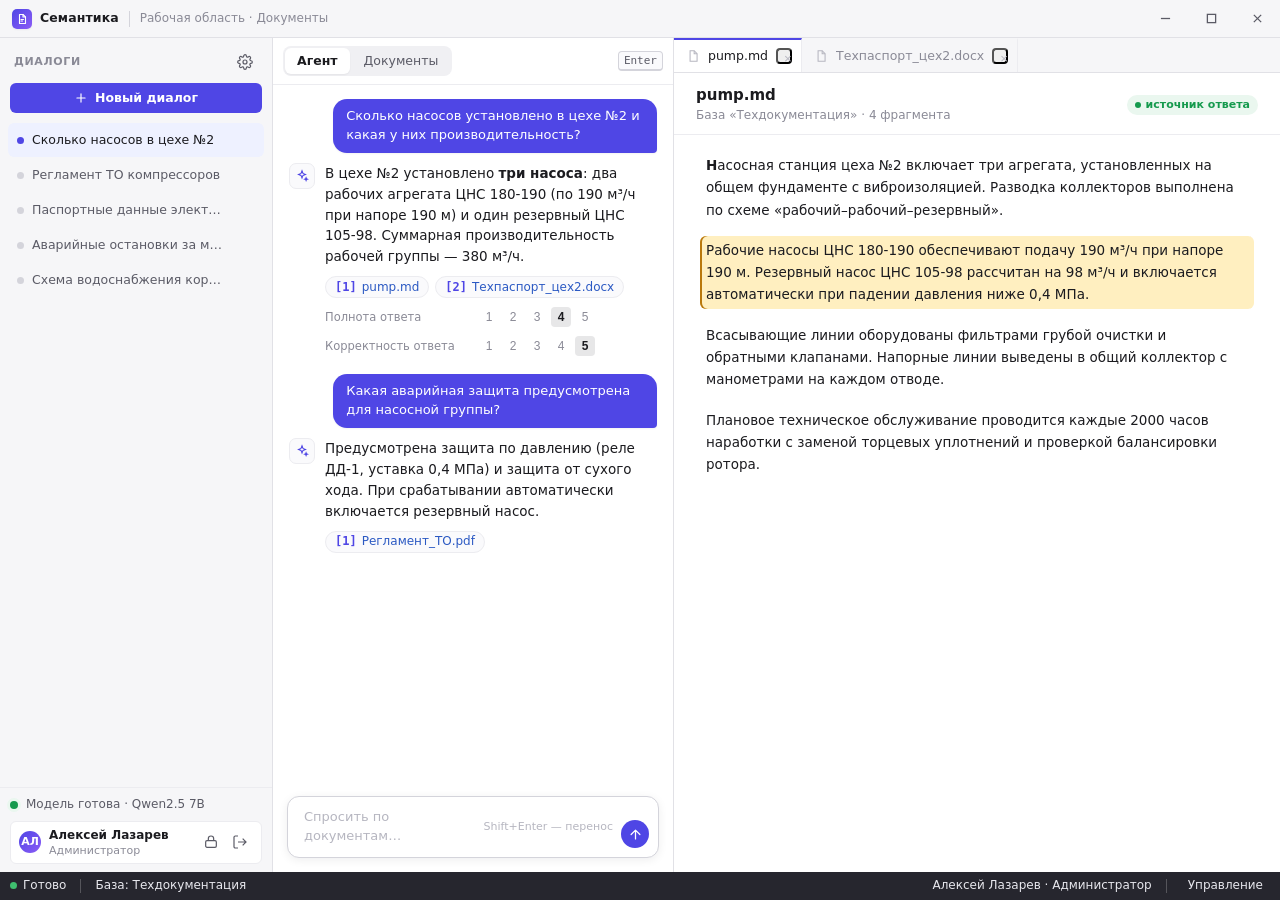
<file: design/mockups/main.html>
<!DOCTYPE html>
<html lang="ru" data-theme="light">
<head>
<meta charset="utf-8">
<title>Семантика — главный экран (мокап)</title>
<link rel="stylesheet" href="style.css">
</head>
<body>
<div class="window">
  <!-- Фальш-тайтлбар Windows -->
  <header class="titlebar">
    <div class="brand">
      <span class="mark">
        <svg viewBox="0 0 24 24" fill="none" stroke="currentColor" stroke-width="2.2" stroke-linecap="round" stroke-linejoin="round">
          <path d="M7 3h7l5 5v13H7z"/><path d="M14 3v5h5"/><path d="M10 13h5"/><path d="M10 16h3"/>
        </svg>
      </span>
      <span>Семантика</span>
    </div>
    <span class="titlebar-sep"></span>
    <span class="titlebar-context">Рабочая область · Документы</span>
    <span class="titlebar-spacer"></span>
    <div class="win-controls">
      <button class="win-btn"><svg viewBox="0 0 12 12"><line x1="1" y1="6" x2="11" y2="6" stroke="currentColor" stroke-width="1.4"/></svg></button>
      <button class="win-btn"><svg viewBox="0 0 12 12"><rect x="1.5" y="1.5" width="9" height="9" fill="none" stroke="currentColor" stroke-width="1.4"/></svg></button>
      <button class="win-btn close"><svg viewBox="0 0 12 12"><path d="M2 2l8 8M10 2l-8 8" stroke="currentColor" stroke-width="1.4"/></svg></button>
    </div>
  </header>

  <main class="workspace">
    <!-- Левая колонка: диалоги -->
    <aside class="pane">
      <div class="side-head">
        <div class="side-title">
          <span>Диалоги</span>
          <button class="btn-icon" title="Настройки">
            <svg viewBox="0 0 24 24" fill="none" stroke="currentColor" stroke-width="1.8" stroke-linecap="round" stroke-linejoin="round"><circle cx="12" cy="12" r="3"/><path d="M19.4 15a1.7 1.7 0 0 0 .34 1.87l.06.06a2 2 0 1 1-2.83 2.83l-.06-.06a1.7 1.7 0 0 0-1.87-.34 1.7 1.7 0 0 0-1 1.55V21a2 2 0 1 1-4 0v-.09a1.7 1.7 0 0 0-1-1.55 1.7 1.7 0 0 0-1.87.34l-.06.06a2 2 0 1 1-2.83-2.83l.06-.06a1.7 1.7 0 0 0 .34-1.87 1.7 1.7 0 0 0-1.55-1H3a2 2 0 1 1 0-4h.09a1.7 1.7 0 0 0 1.55-1 1.7 1.7 0 0 0-.34-1.87l-.06-.06a2 2 0 1 1 2.83-2.83l.06.06a1.7 1.7 0 0 0 1.87.34h.09a1.7 1.7 0 0 0 1-1.55V3a2 2 0 1 1 4 0v.09a1.7 1.7 0 0 0 1 1.55 1.7 1.7 0 0 0 1.87-.34l.06-.06a2 2 0 1 1 2.83 2.83l-.06.06a1.7 1.7 0 0 0-.34 1.87v.09a1.7 1.7 0 0 0 1.55 1H21a2 2 0 1 1 0 4h-.09a1.7 1.7 0 0 0-1.55 1z"/></svg>
          </button>
        </div>
        <button class="btn btn-primary" style="width:100%">
          <svg viewBox="0 0 24 24" fill="none" stroke="currentColor" stroke-width="2" stroke-linecap="round"><path d="M12 5v14M5 12h14"/></svg>
          Новый диалог
        </button>
      </div>

      <ul class="dialog-list">
        <li class="dialog on"><span class="dialog-dot"></span><span class="dialog-title">Сколько насосов в цехе №2</span><button class="dialog-x">×</button></li>
        <li class="dialog"><span class="dialog-dot"></span><span class="dialog-title">Регламент ТО компрессоров</span><button class="dialog-x">×</button></li>
        <li class="dialog"><span class="dialog-dot"></span><span class="dialog-title">Паспортные данные электродвигателей</span><button class="dialog-x">×</button></li>
        <li class="dialog"><span class="dialog-dot"></span><span class="dialog-title">Аварийные остановки за март</span><button class="dialog-x">×</button></li>
        <li class="dialog"><span class="dialog-dot"></span><span class="dialog-title">Схема водоснабжения корпуса А</span><button class="dialog-x">×</button></li>
      </ul>

      <div class="side-foot">
        <div class="model-status">
          <span class="model-dot on"></span>
          <span>Модель готова · Qwen2.5 7B</span>
        </div>
        <div class="user-chip">
          <span class="user-avatar">АЛ</span>
          <span class="user-meta">
            <span class="user-name">Алексей Лазарев</span><br>
            <span class="user-role">Администратор</span>
          </span>
          <span class="user-actions">
            <button class="btn-icon" title="Сменить пароль"><svg viewBox="0 0 24 24" fill="none" stroke="currentColor" stroke-width="1.8"><rect x="4" y="10" width="16" height="10" rx="2"/><path d="M8 10V7a4 4 0 0 1 8 0v3"/></svg></button>
            <button class="btn-icon" title="Выйти"><svg viewBox="0 0 24 24" fill="none" stroke="currentColor" stroke-width="1.8"><path d="M9 21H5a2 2 0 0 1-2-2V5a2 2 0 0 1 2-2h4M16 17l5-5-5-5M21 12H9"/></svg></button>
          </span>
        </div>
      </div>
    </aside>

    <div class="sash"></div>

    <!-- Средняя колонка: агент -->
    <section class="pane paper">
      <div class="mid-head">
        <div class="seg">
          <button class="on">Агент</button>
          <button>Документы</button>
        </div>
        <div class="mid-tools">
          <span class="kbd">Enter</span>
        </div>
      </div>

      <div class="chat-scroll">
        <div class="turn">
          <div class="q">Сколько насосов установлено в цехе №2 и какая у них производительность?</div>
          <div class="a">
            <span class="a-avatar">
              <svg viewBox="0 0 24 24" fill="none" stroke="currentColor" stroke-width="1.8"><path d="M12 3l1.7 4.6L18 9.3l-4.3 1.7L12 15.6l-1.7-4.6L6 9.3l4.3-1.7z"/><path d="M19 15l.7 1.8 1.8.7-1.8.7L19 20l-.7-1.8-1.8-.7 1.8-.7z"/></svg>
            </span>
            <div class="a-body">
              <div class="a-text">В цехе №2 установлено <b>три насоса</b>: два рабочих агрегата ЦНС 180-190 (по 190 м³/ч при напоре 190 м) и один резервный ЦНС 105-98. Суммарная производительность рабочей группы — 380 м³/ч.</div>
              <div class="a-sources">
                <span class="chip"><span class="cnum">[1]</span> pump.md</span>
                <span class="chip"><span class="cnum">[2]</span> Техпаспорт_цех2.docx</span>
              </div>
              <div class="rating-row">
                <span class="rating-label">Полнота ответа</span>
                <button class="star-btn">1</button><button class="star-btn">2</button><button class="star-btn">3</button><button class="star-btn on">4</button><button class="star-btn">5</button>
              </div>
              <div class="rating-row">
                <span class="rating-label">Корректность ответа</span>
                <button class="star-btn">1</button><button class="star-btn">2</button><button class="star-btn">3</button><button class="star-btn">4</button><button class="star-btn on">5</button>
              </div>
            </div>
          </div>
        </div>

        <div class="turn">
          <div class="q">Какая аварийная защита предусмотрена для насосной группы?</div>
          <div class="a">
            <span class="a-avatar">
              <svg viewBox="0 0 24 24" fill="none" stroke="currentColor" stroke-width="1.8"><path d="M12 3l1.7 4.6L18 9.3l-4.3 1.7L12 15.6l-1.7-4.6L6 9.3l4.3-1.7z"/><path d="M19 15l.7 1.8 1.8.7-1.8.7L19 20l-.7-1.8-1.8-.7 1.8-.7z"/></svg>
            </span>
            <div class="a-body">
              <div class="a-text">Предусмотрена защита по давлению (реле ДД-1, уставка 0,4 МПа) и защита от сухого хода. При срабатывании автоматически включается резервный насос.</div>
              <div class="a-sources">
                <span class="chip"><span class="cnum">[1]</span> Регламент_ТО.pdf</span>
              </div>
            </div>
          </div>
        </div>
      </div>

      <div class="composer">
        <textarea placeholder="Спросить по документам…"></textarea>
        <span class="composer-hint">Shift+Enter — перенос</span>
        <button class="btn-round">
          <svg viewBox="0 0 24 24" fill="none" stroke="currentColor" stroke-width="2" stroke-linecap="round" stroke-linejoin="round"><path d="M12 19V5M5 12l7-7 7 7"/></svg>
        </button>
      </div>
    </section>

    <div class="sash"></div>

    <!-- Правая колонка: превью документа -->
    <section class="pane paper">
      <div class="preview-tabs">
        <div class="ptab on">
          <svg class="fico" viewBox="0 0 24 24" fill="none" stroke="currentColor" stroke-width="1.8"><path d="M7 3h7l5 5v13H7z"/><path d="M14 3v5h5"/></svg>
          <span>pump.md</span>
          <button class="px">×</button>
        </div>
        <div class="ptab">
          <svg class="fico" viewBox="0 0 24 24" fill="none" stroke="currentColor" stroke-width="1.8"><path d="M7 3h7l5 5v13H7z"/><path d="M14 3v5h5"/></svg>
          <span>Техпаспорт_цех2.docx</span>
          <button class="px">×</button>
        </div>
      </div>

      <div class="preview-head">
        <div style="min-width:0">
          <div class="preview-title">pump.md</div>
          <div class="preview-sub">База «Техдокументация» · 4 фрагмента</div>
        </div>
        <span class="badge badge-ok" style="margin-left:auto">источник ответа</span>
      </div>

      <div class="preview-canvas">
        <article class="chunk">
          <p>Насосная станция цеха №2 включает три агрегата, установленных на общем фундаменте с виброизоляцией. Разводка коллекторов выполнена по схеме «рабочий–рабочий–резервный».</p>
          <p class="hit">Рабочие насосы ЦНС 180-190 обеспечивают подачу 190 м³/ч при напоре 190 м. Резервный насос ЦНС 105-98 рассчитан на 98 м³/ч и включается автоматически при падении давления ниже 0,4 МПа.</p>
          <p>Всасывающие линии оборудованы фильтрами грубой очистки и обратными клапанами. Напорные линии выведены в общий коллектор с манометрами на каждом отводе.</p>
          <p>Плановое техническое обслуживание проводится каждые 2000 часов наработки с заменой торцевых уплотнений и проверкой балансировки ротора.</p>
        </article>
      </div>
    </section>
  </main>

  <!-- Строка состояния -->
  <footer class="statusbar">
    <span class="sb-item"><span class="sb-dot on"></span>Готово</span>
    <span class="sb-sep"></span>
    <span class="sb-item">База: Техдокументация</span>
    <span class="sb-spacer"></span>
    <span class="sb-item">Алексей Лазарев · Администратор</span>
    <span class="sb-sep"></span>
    <button>Управление</button>
  </footer>
</div>
</body>
</html>
</file>
<file: design/mockups/style.css>
/* ============================================================
   Семантика — дизайн-система (mockup)
   Стиль: Cursor Desktop for Windows, уточнённая светлая тема + тёмная
   ============================================================ */

:root {
  /* Цвета — светлая тема */
  --bg: #ECECEF;            /* фон окна / хром */
  --panel: #F6F6F8;         /* боковые панели */
  --paper: #FFFFFF;         /* рабочая поверхность (чат/превью) */
  --paper-2: #FAFAFC;       /* вторичная поверхность */
  --sink: #F0F0F3;          /* вдавленные поля */

  --fg: #1B1B1F;
  --fg-2: #5B5B66;
  --fg-3: #8A8A96;
  --fg-4: #B6B6C0;

  --line: #E1E1E6;          /* граница */
  --line-2: #ECECF0;        /* тонкая граница */
  --line-3: #D4D4DB;        /* граница полей */

  --wash: rgba(20,20,28,.055);   /* hover */
  --focus: rgba(20,20,28,.10);   /* pressed/active */
  --focus-ring: rgba(79,70,229,.28);

  --accent: #4F46E5;
  --accent-hover: #4338CA;
  --accent-soft: #EEF1FF;
  --accent-soft-2: #E0E6FF;

  --link: #2B59C3;
  --ready: #159A4D;
  --ready-soft: #EAF7EF;
  --danger: #D9392F;
  --danger-soft: #FBEDEB;
  --warn: #B9780C;
  --warn-soft: #FBF3E2;
  --hit: rgba(255, 214, 90, .38);   /* подсветка найденного фрагмента */

  --shadow-1: 0 1px 2px rgba(20,20,28,.05);
  --shadow-2: 0 2px 10px rgba(20,20,28,.07);
  --shadow-3: 0 12px 36px rgba(20,20,28,.16);

  /* Радиусы */
  --r-1: 4px;
  --r-2: 6px;
  --r-3: 8px;
  --r-4: 12px;

  /* Шрифты */
  --font-ui: "Segoe UI Variable Text", "Segoe UI", system-ui, -apple-system, sans-serif;
  --font-display: "Segoe UI Variable Display", "Segoe UI", system-ui, sans-serif;
  --font-mono: "Cascadia Code", "Cascadia Mono", Consolas, monospace;

  /* Размеры */
  --side-w: 272px;
  --mid-w: 400px;
  --titlebar-h: 38px;
  --statusbar-h: 28px;
}

:root[data-theme="dark"] {
  --bg: #101014;
  --panel: #17171C;
  --paper: #1C1C22;
  --paper-2: #22222A;
  --sink: #141419;
  --fg: #E7E7EC;
  --fg-2: #B4B4C0;
  --fg-3: #85858F;
  --fg-4: #5C5C66;
  --line: #2A2A33;
  --line-2: #23232B;
  --line-3: #33333E;
  --wash: rgba(255,255,255,.05);
  --focus: rgba(255,255,255,.09);
  --focus-ring: rgba(129,122,255,.38);
  --accent: #7B74F5;
  --accent-hover: #8F89F7;
  --accent-soft: #26204A;
  --accent-soft-2: #2E2757;
  --link: #7FA0E8;
  --ready: #35C069;
  --ready-soft: #12301F;
  --danger: #F0635A;
  --danger-soft: #3A1615;
  --warn: #E0A23B;
  --warn-soft: #33270F;
  --hit: rgba(255, 200, 60, .20);
  --shadow-1: 0 1px 2px rgba(0,0,0,.35);
  --shadow-2: 0 2px 12px rgba(0,0,0,.35);
  --shadow-3: 0 14px 40px rgba(0,0,0,.5);
}

* { box-sizing: border-box; }
html, body { height: 100%; margin: 0; }
body {
  background: var(--bg);
  color: var(--fg);
  font-family: var(--font-ui);
  font-size: 13px;
  line-height: 1.45;
  -webkit-font-smoothing: antialiased;
  text-rendering: optimizeLegibility;
}

/* ---------- Окно (faux Windows titlebar) ---------- */
.window {
  display: flex;
  flex-direction: column;
  height: 100vh;
  min-width: 1080px;
  background: var(--bg);
}
.titlebar {
  height: var(--titlebar-h);
  flex: 0 0 var(--titlebar-h);
  display: flex;
  align-items: center;
  gap: 10px;
  padding: 0 0 0 12px;
  background: var(--panel);
  border-bottom: 1px solid var(--line);
  user-select: none;
  -webkit-user-select: none;
}
.brand {
  display: flex;
  align-items: center;
  gap: 8px;
  font-weight: 600;
  font-size: 12.5px;
  letter-spacing: .1px;
}
.brand .mark {
  width: 20px; height: 20px;
  border-radius: 5px;
  background: linear-gradient(135deg, var(--accent), #8B5CF6);
  display: grid; place-items: center;
  color: #fff;
  box-shadow: var(--shadow-1);
}
.brand .mark svg { width: 12px; height: 12px; }
.titlebar-sep {
  width: 1px; height: 16px;
  background: var(--line-3);
}
.titlebar-context {
  color: var(--fg-3);
  font-size: 12px;
  display: flex; align-items: center; gap: 6px;
}
.titlebar-spacer { flex: 1; }
.win-controls { display: flex; height: 100%; }
.win-btn {
  width: 46px; height: 100%;
  display: grid; place-items: center;
  color: var(--fg-2);
  cursor: pointer;
  border: 0; background: transparent;
}
.win-btn:hover { background: var(--wash); color: var(--fg); }
.win-btn.close:hover { background: #E81123; color: #fff; }
.win-btn svg { width: 11px; height: 11px; }

/* ---------- Рабочая область (3 колонки) ---------- */
.workspace {
  flex: 1;
  min-height: 0;
  display: grid;
  grid-template-columns: var(--side-w) 1px var(--mid-w) 1px minmax(0,1fr);
}
.pane {
  min-width: 0; min-height: 0;
  display: flex; flex-direction: column;
  background: var(--panel);
  overflow: hidden;
}
.pane.paper { background: var(--paper); }
.sash {
  background: var(--line);
  cursor: col-resize;
  position: relative;
  z-index: 3;
}
.sash:hover { background: var(--accent); }
.sash::after {
  content: ""; position: absolute; top: 0; bottom: 0; left: -3px; width: 7px;
}

/* ---------- Боковая панель: диалоги ---------- */
.side-head {
  padding: 10px 10px 8px;
  display: flex; flex-direction: column; gap: 8px;
}
.side-title {
  display: flex; align-items: center; justify-content: space-between;
  padding: 0 4px;
  font-size: 11px;
  font-weight: 600;
  letter-spacing: .06em;
  text-transform: uppercase;
  color: var(--fg-3);
}
.dialog-list {
  list-style: none;
  margin: 0 8px;
  padding: 2px 0;
  flex: 1;
  overflow: auto;
  display: flex; flex-direction: column; gap: 1px;
}
.dialog {
  display: flex; align-items: center; gap: 8px;
  padding: 7px 9px;
  border-radius: var(--r-2);
  color: var(--fg-2);
  cursor: pointer;
  position: relative;
}
.dialog:hover { background: var(--wash); color: var(--fg); }
.dialog.on { background: var(--accent-soft); color: var(--fg); }
.dialog.on .dialog-dot { background: var(--accent); }
.dialog-title {
  flex: 1; min-width: 0;
  overflow: hidden; white-space: nowrap; text-overflow: ellipsis;
  font-size: 12.5px;
}
.dialog-dot {
  width: 7px; height: 7px; border-radius: 50%;
  background: var(--line-3); flex: 0 0 auto;
}
.dialog-x {
  width: 20px; height: 20px; flex: 0 0 auto;
  border-radius: var(--r-1);
  display: grid; place-items: center;
  color: var(--fg-4);
  opacity: 0;
  border: 0; background: transparent; cursor: pointer;
}
.dialog:hover .dialog-x { opacity: 1; }
.dialog-x:hover { background: var(--focus); color: var(--danger); }
.side-foot {
  flex: 0 0 auto;
  border-top: 1px solid var(--line-2);
  padding: 8px 10px;
  display: flex; flex-direction: column; gap: 7px;
}
.model-status {
  display: flex; align-items: center; gap: 8px;
  font-size: 12px; color: var(--fg-2);
}
.model-dot {
  width: 8px; height: 8px; border-radius: 50%;
  background: var(--fg-4); flex: 0 0 auto;
}
.model-dot.on { background: var(--ready); box-shadow: 0 0 0 3px var(--ready-soft); }
.user-chip {
  display: flex; align-items: center; gap: 8px;
  padding: 5px 8px;
  border-radius: var(--r-2);
  background: var(--paper);
  border: 1px solid var(--line-2);
}
.user-avatar {
  width: 22px; height: 22px; border-radius: 50%;
  background: linear-gradient(135deg, var(--accent), #8B5CF6);
  color: #fff; font-size: 11px; font-weight: 600;
  display: grid; place-items: center; flex: 0 0 auto;
}
.user-meta { min-width: 0; line-height: 1.2; }
.user-name { font-size: 12px; font-weight: 600; }
.user-role { font-size: 11px; color: var(--fg-3); }
.user-actions { margin-left: auto; display: flex; gap: 2px; }

/* ---------- Средняя панель ---------- */
.mid-head {
  flex: 0 0 auto;
  display: flex; align-items: center; gap: 10px;
  padding: 8px 10px;
  border-bottom: 1px solid var(--line-2);
  background: var(--paper);
}
.seg {
  display: flex; gap: 2px;
  background: var(--sink);
  border-radius: var(--r-3);
  padding: 2px;
}
.seg button {
  height: 26px; padding: 0 12px;
  border: 0; border-radius: var(--r-2);
  background: transparent; color: var(--fg-2);
  font: inherit; font-size: 12.5px; cursor: pointer;
}
.seg button.on {
  background: var(--paper); color: var(--fg);
  box-shadow: var(--shadow-1);
  font-weight: 600;
}
.mid-tools { margin-left: auto; display: flex; align-items: center; gap: 4px; }

/* ---------- Чат ---------- */
.chat-scroll {
  flex: 1; min-height: 0; overflow: auto;
  padding: 14px 16px 8px;
  display: flex; flex-direction: column; gap: 18px;
}
.turn { display: flex; flex-direction: column; gap: 10px; }
.q {
  align-self: flex-end;
  max-width: 88%;
  background: var(--accent);
  color: #fff;
  border-radius: 14px 14px 4px 14px;
  padding: 8px 13px;
  font-size: 13px;
  box-shadow: var(--shadow-1);
}
.a { display: flex; gap: 10px; max-width: 100%; }
.a .a-avatar {
  width: 26px; height: 26px; border-radius: 7px;
  background: var(--paper-2);
  border: 1px solid var(--line-2);
  color: var(--accent);
  display: grid; place-items: center; flex: 0 0 auto;
}
.a .a-avatar svg { width: 14px; height: 14px; }
.a-body { min-width: 0; display: flex; flex-direction: column; gap: 9px; }
.a-text { white-space: pre-wrap; line-height: 1.55; font-size: 13.5px; }
.a-sources { display: flex; flex-wrap: wrap; gap: 6px; }
.rating-row {
  display: flex; align-items: center; gap: 4px;
  font-size: 11.5px; color: var(--fg-3);
}
.rating-label { min-width: 150px; }
.star-btn {
  width: 20px; height: 20px; border-radius: var(--r-1);
  color: var(--fg-3); cursor: pointer;
  border: 0; background: transparent; font-size: 12px;
}
.star-btn.on { background: var(--focus); color: var(--fg); font-weight: 600; }
.star-btn:hover { background: var(--wash); color: var(--fg); }

/* Композер */
.composer {
  flex: 0 0 auto;
  margin: 4px 14px 14px;
  padding: 9px 9px 9px 14px;
  border: 1px solid var(--line-3);
  border-radius: var(--r-4);
  background: var(--paper);
  box-shadow: var(--shadow-2);
  display: flex; align-items: flex-end; gap: 8px;
  transition: border-color .12s, box-shadow .12s;
}
.composer:focus-within {
  border-color: var(--accent);
  box-shadow: 0 0 0 3px var(--focus-ring);
}
.composer textarea {
  flex: 1; min-height: 34px; max-height: 96px;
  border: 0; outline: none; resize: none;
  font: inherit; background: transparent; color: var(--fg);
}
.composer textarea::placeholder { color: var(--fg-4); }
.composer-hint { align-self: center; font-size: 11px; color: var(--fg-4); white-space: nowrap; }

/* ---------- Дерево документов ---------- */
.tree {
  list-style: none; margin: 6px 0 0; padding: 0 8px;
  flex: 1; min-height: 0; overflow: auto;
}
.tree ul { list-style: none; margin: 0; padding: 0 0 0 16px; }
.node {
  display: flex; align-items: center; gap: 6px;
  min-height: 25px; padding: 0 7px;
  border-radius: var(--r-2);
  color: var(--fg-2); cursor: pointer;
  border: 0; background: transparent; font: inherit; width: 100%;
  text-align: left;
}
.node:hover { background: var(--wash); color: var(--fg); }
.node.on { background: var(--accent-soft); color: var(--fg); }
.node .chev { width: 12px; color: var(--fg-4); flex: 0 0 auto; display: grid; place-items: center; }
.node .fico { width: 14px; height: 14px; color: var(--fg-3); flex: 0 0 auto; }
.node .fname {
  flex: 1; min-width: 0;
  overflow: hidden; white-space: nowrap; text-overflow: ellipsis; font-size: 12.5px;
}
.node.folder > .fname { font-weight: 500; color: var(--fg); }
.node.folder .fico { color: var(--warn); }

/* ---------- Превью документа ---------- */
.preview-tabs {
  flex: 0 0 auto;
  display: flex; align-items: stretch;
  background: var(--panel);
  border-bottom: 1px solid var(--line);
  overflow-x: auto;
}
.ptab {
  display: flex; align-items: center; gap: 8px;
  max-width: 15rem; padding: 0 9px 0 12px;
  height: 34px;
  border-right: 1px solid var(--line-2);
  color: var(--fg-3); cursor: pointer; flex: 0 0 auto;
  border-top: 2px solid transparent;
}
.ptab.on {
  background: var(--paper); color: var(--fg);
  border-top-color: var(--accent);
}
.ptab .fico { width: 14px; height: 14px; flex: 0 0 auto; color: var(--fg-4); }
.ptab span { overflow: hidden; white-space: nowrap; text-overflow: ellipsis; font-size: 12.5px; }
.ptab .px {
  width: 16px; height: 16px; border-radius: var(--r-1);
  color: var(--fg-4); display: grid; place-items: center; cursor: pointer;
}
.ptab .px:hover { background: var(--focus); color: var(--fg); }
.preview-head {
  flex: 0 0 auto;
  display: flex; align-items: center; gap: 8px;
  padding: 12px 22px 10px;
  border-bottom: 1px solid var(--line-2);
  background: var(--paper);
}
.preview-title {
  font-family: var(--font-display);
  font-size: 15px; font-weight: 600;
  overflow: hidden; white-space: nowrap; text-overflow: ellipsis;
}
.preview-sub { font-size: 12px; color: var(--fg-3); }
.preview-canvas {
  flex: 1; overflow: auto; padding: 16px 26px 40px;
  background: var(--paper);
}
.chunk { max-width: 760px; margin: 0 auto 6px; }
.chunk p {
  margin: 0 0 12px;
  font-size: 13.5px; line-height: 1.65;
  padding: 3px 6px;
  border-radius: var(--r-2);
}
.chunk p.hit { background: var(--hit); box-shadow: inset 2px 0 0 var(--warn); }
.chunk p:first-child::first-letter { font-weight: 600; }

/* ---------- Пустые состояния ---------- */
.empty {
  flex: 1; display: flex; flex-direction: column;
  align-items: center; justify-content: center; gap: 10px;
  color: var(--fg-3); text-align: center; padding: 24px;
}
.empty .eicon {
  width: 46px; height: 46px; border-radius: var(--r-4);
  background: var(--paper-2); border: 1px solid var(--line-2);
  display: grid; place-items: center; color: var(--fg-4);
}
.empty .eicon svg { width: 22px; height: 22px; }
.empty .etitle { font-weight: 600; color: var(--fg-2); font-size: 13.5px; }
.empty .ehint { font-size: 12.5px; max-width: 260px; }

/* ---------- Строка состояния ---------- */
.statusbar {
  height: var(--statusbar-h);
  flex: 0 0 var(--statusbar-h);
  display: flex; align-items: center; gap: 14px;
  padding: 0 10px;
  background: #26262E;
  color: #E8E8EE;
  font-size: 12px;
}
.statusbar .sb-spacer { flex: 1; }
.statusbar .sb-item { display: flex; align-items: center; gap: 6px; }
.statusbar .sb-dot { width: 7px; height: 7px; border-radius: 50%; background: #7A7A88; }
.statusbar .sb-dot.on { background: #3FBF6F; }
.statusbar button {
  border: 0; background: transparent; color: #E8E8EE; cursor: pointer;
  font: inherit; font-size: 12px; padding: 2px 7px; border-radius: var(--r-1);
}
.statusbar button:hover { background: rgba(255,255,255,.14); }
.statusbar .sb-sep { width: 1px; height: 14px; background: rgba(255,255,255,.22); }

/* ---------- Кнопки / чипы / бейджи ---------- */
.btn {
  display: inline-flex; align-items: center; justify-content: center; gap: 7px;
  height: 30px; padding: 0 13px;
  border: 1px solid transparent; border-radius: var(--r-2);
  font: inherit; font-size: 12.5px; font-weight: 600;
  cursor: pointer; transition: background .12s, border-color .12s;
  white-space: nowrap;
}
.btn svg { width: 14px; height: 14px; }
.btn-primary { background: var(--accent); color: #fff; }
.btn-primary:hover { background: var(--accent-hover); }
.btn-ghost { background: transparent; color: var(--fg-2); border-color: var(--line-3); }
.btn-ghost:hover { background: var(--wash); color: var(--fg); }
.btn-soft { background: var(--accent-soft); color: var(--accent); }
.btn-soft:hover { background: var(--accent-soft-2); }
.btn-danger { background: transparent; color: var(--danger); }
.btn-danger:hover { background: var(--danger-soft); }
.btn-sm { height: 25px; padding: 0 10px; font-size: 12px; }
.btn-icon {
  width: 27px; height: 27px; padding: 0;
  display: inline-grid; place-items: center;
  color: var(--fg-2); background: transparent;
  border: 0; border-radius: var(--r-2); cursor: pointer;
}
.btn-icon:hover { background: var(--wash); color: var(--fg); }
.btn-icon svg { width: 16px; height: 16px; }
.btn-round {
  width: 28px; height: 28px; border-radius: 50%;
  background: var(--accent); color: #fff;
  border: 0; display: grid; place-items: center; cursor: pointer;
  flex: 0 0 auto;
}
.btn-round:hover { background: var(--accent-hover); }
.btn-round svg { width: 15px; height: 15px; }

.chip {
  display: inline-flex; align-items: center; gap: 5px;
  height: 22px; padding: 0 9px;
  border-radius: 999px;
  background: var(--paper-2);
  border: 1px solid var(--line-2);
  color: var(--link);
  font-size: 12px; cursor: pointer;
  text-decoration: none;
}
.chip:hover { background: var(--accent-soft); border-color: var(--accent-soft-2); }
.chip .cnum { font-family: var(--font-mono); font-weight: 600; color: var(--accent); }

.badge {
  display: inline-flex; align-items: center; gap: 5px;
  height: 20px; padding: 0 8px;
  border-radius: 999px; font-size: 11px; font-weight: 600;
}
.badge::before { content: ""; width: 6px; height: 6px; border-radius: 50%; background: currentColor; }
.badge-ok { background: var(--ready-soft); color: var(--ready); }
.badge-off { background: var(--danger-soft); color: var(--danger); }
.badge-warn { background: var(--warn-soft); color: var(--warn); }
.badge-mute { background: var(--sink); color: var(--fg-3); }
.badge-mute::before { background: var(--fg-4); }

/* ---------- Поля ---------- */
.input, .select, textarea.input {
  height: 30px; padding: 0 10px;
  border: 1px solid var(--line-3); border-radius: var(--r-2);
  background: var(--paper); color: var(--fg);
  font: inherit; font-size: 12.5px;
  outline: none;
  transition: border-color .12s, box-shadow .12s;
}
.input:focus, .select:focus, textarea.input:focus {
  border-color: var(--accent);
  box-shadow: 0 0 0 3px var(--focus-ring);
}
.input::placeholder { color: var(--fg-4); }
.select { padding-right: 26px; appearance: none; }
.field { display: flex; flex-direction: column; gap: 5px; }
.field > label { font-size: 12px; font-weight: 600; color: var(--fg-2); }

/* ---------- Карточка / аккордеон ---------- */
.card {
  background: var(--paper);
  border: 1px solid var(--line-2);
  border-radius: var(--r-3);
  box-shadow: var(--shadow-1);
}
.toggle {
  position: relative; width: 34px; height: 20px; flex: 0 0 auto;
  border-radius: 999px; background: var(--line-3);
  cursor: pointer; transition: background .15s; border: 0;
}
.toggle.on { background: var(--accent); }
.toggle::after {
  content: ""; position: absolute; top: 2px; left: 2px;
  width: 16px; height: 16px; border-radius: 50%;
  background: #fff; box-shadow: var(--shadow-1);
  transition: left .15s;
}
.toggle.on::after { left: 16px; }
.check {
  width: 15px; height: 15px; accent-color: var(--accent);
  cursor: pointer; flex: 0 0 auto;
}

/* ---------- Таблица (админ) ---------- */
.table { width: 100%; border-collapse: collapse; font-size: 12.5px; }
.table th {
  text-align: left; font-weight: 600; font-size: 11px;
  letter-spacing: .05em; text-transform: uppercase; color: var(--fg-3);
  padding: 8px 12px; border-bottom: 1px solid var(--line);
  position: sticky; top: 0; background: var(--paper); z-index: 1;
}
.table td { padding: 8px 12px; border-bottom: 1px solid var(--line-2); vertical-align: middle; }
.table tr:last-child td { border-bottom: 0; }
.table tr:hover td { background: var(--paper-2); }
.table .row-actions { display: flex; gap: 2px; justify-content: flex-end; }

/* ---------- Вход ---------- */
.gate {
  min-height: 100vh;
  display: flex; align-items: center; justify-content: center;
  padding: 32px;
  background:
    radial-gradient(1100px 600px at 12% -8%, var(--accent-soft), transparent 60%),
    radial-gradient(900px 520px at 108% 108%, var(--accent-soft-2), transparent 55%),
    var(--bg);
}
.gate-card {
  width: 384px;
  background: var(--paper);
  border: 1px solid var(--line-2);
  border-radius: 14px;
  box-shadow: var(--shadow-3);
  padding: 28px 26px;
  display: flex; flex-direction: column; gap: 14px;
}
.gate-logo {
  display: flex; align-items: center; gap: 10px;
  font-family: var(--font-display); font-size: 17px; font-weight: 700;
}
.gate-logo .mark {
  width: 30px; height: 30px; border-radius: 8px;
  background: linear-gradient(135deg, var(--accent), #8B5CF6);
  display: grid; place-items: center; color: #fff; box-shadow: var(--shadow-2);
}
.gate-logo .mark svg { width: 17px; height: 17px; }
.gate-sub { color: var(--fg-3); font-size: 12.5px; margin-top: -6px; }
.gate-card .btn { width: 100%; height: 34px; }
.gate-error { color: var(--danger); font-size: 12px; min-height: 16px; }

/* ---------- Админ-консоль ---------- */
.admin {
  position: fixed; inset: 0; z-index: 10;
  display: grid; grid-template-columns: 216px 1fr;
  background: var(--bg);
}
.admin-nav {
  background: var(--panel);
  border-right: 1px solid var(--line);
  display: flex; flex-direction: column;
  padding: 12px 8px;
  gap: 2px;
}
.admin-nav .an-head {
  padding: 6px 10px 14px;
  font-family: var(--font-display); font-weight: 700; font-size: 14px;
  display: flex; align-items: center; gap: 9px;
}
.an-item {
  display: flex; align-items: center; gap: 10px;
  height: 32px; padding: 0 10px;
  border-radius: var(--r-2);
  color: var(--fg-2); cursor: pointer;
  border: 0; background: transparent; font: inherit; font-size: 13px;
}
.an-item:hover { background: var(--wash); color: var(--fg); }
.an-item.on { background: var(--accent-soft); color: var(--accent); font-weight: 600; }
.an-item svg { width: 16px; height: 16px; }
.an-item .an-count {
  margin-left: auto; font-size: 11px; color: var(--fg-3);
  background: var(--paper); border: 1px solid var(--line-2);
  border-radius: 999px; padding: 0 7px; height: 18px; display: grid; place-items: center;
}
.an-back {
  margin-top: auto;
  display: flex; align-items: center; gap: 10px;
  height: 32px; padding: 0 10px;
  border-radius: var(--r-2); color: var(--fg-3);
  border: 0; background: transparent; font: inherit; cursor: pointer;
}
.an-back:hover { background: var(--wash); color: var(--fg); }
.an-back svg { width: 15px; height: 15px; }

.admin-main {
  display: flex; flex-direction: column; min-width: 0; overflow: hidden;
}
.admin-header {
  flex: 0 0 auto;
  display: flex; align-items: flex-end; gap: 14px;
  padding: 18px 24px 16px;
  border-bottom: 1px solid var(--line);
  background: var(--paper);
}
.admin-header h1 {
  margin: 0; font-family: var(--font-display); font-size: 19px; font-weight: 700;
}
.admin-header .ah-sub { color: var(--fg-3); font-size: 12.5px; margin-top: 2px; }
.admin-header .ah-actions { margin-left: auto; display: flex; gap: 8px; }
.admin-body {
  flex: 1; overflow: auto; padding: 20px 24px 32px;
  display: flex; flex-direction: column; gap: 14px;
}
.admin-section-title {
  font-size: 11px; font-weight: 700; letter-spacing: .06em; text-transform: uppercase;
  color: var(--fg-3); margin: 6px 0 0;
}
.toolbar { display: flex; align-items: center; gap: 8px; }
.toolbar .input { width: 260px; }
.toolbar .spacer { flex: 1; }

.role-card { padding: 0; overflow: hidden; }
.role-card .rc-head {
  display: flex; align-items: center; gap: 10px;
  padding: 13px 16px; border-bottom: 1px solid var(--line-2);
}
.role-card .rc-name { font-weight: 700; font-size: 13.5px; }
.role-card .rc-desc { color: var(--fg-3); font-size: 12px; }
.role-card .rc-actions { margin-left: auto; display: flex; gap: 6px; }
.rc-body { padding: 4px 16px 14px; }
.perm-grid { display: grid; grid-template-columns: repeat(auto-fill, minmax(160px,1fr)); gap: 4px 14px; }
.perm-row { display: flex; align-items: center; gap: 9px; padding: 6px 0; font-size: 12.5px; color: var(--fg-2); }
.kb-matrix { width: 100%; border-collapse: collapse; font-size: 12.5px; margin-top: 8px; }
.kb-matrix th, .kb-matrix td { text-align: center; padding: 7px 10px; border-bottom: 1px solid var(--line-2); }
.kb-matrix th:first-child, .kb-matrix td:first-child { text-align: left; }
.kb-matrix th { font-size: 11px; text-transform: uppercase; letter-spacing: .05em; color: var(--fg-3); }

.access-block summary {
  cursor: pointer; display: flex; align-items: center; gap: 10px;
  padding: 13px 16px; font-weight: 700; font-size: 13.5px;
}
.access-block summary .chev { margin-left: auto; color: var(--fg-4); }
.access-block[open] summary { border-bottom: 1px solid var(--line-2); }
.access-row {
  display: flex; flex-wrap: wrap; align-items: center; gap: 8px 12px;
  padding: 9px 16px; border-bottom: 1px solid var(--line-2);
  font-size: 12.5px;
}
.access-row:last-child { border-bottom: 0; }
.access-row .ar-subject { min-width: 150px; flex: 1 1 140px; display: flex; align-items: center; gap: 8px; }
.access-row .ar-state { width: 110px; flex: 0 0 auto; }
.access-row .ar-perms { display: flex; align-items: center; gap: 14px; flex-wrap: wrap; }
.ar-perms label { display: inline-flex; align-items: center; gap: 6px; color: var(--fg-2); white-space: nowrap; }

.audit-row { display: flex; align-items: center; gap: 10px; padding: 9px 12px; border-bottom: 1px solid var(--line-2); font-size: 12.5px; }
.audit-row:hover { background: var(--paper-2); }
.audit-time { font-family: var(--font-mono); font-size: 11.5px; color: var(--fg-3); width: 150px; flex: 0 0 auto; }
.audit-kind { width: 120px; flex: 0 0 auto; }
.audit-who { width: 130px; flex: 0 0 auto; color: var(--fg-2); }
.audit-msg { flex: 1; min-width: 0; overflow: hidden; white-space: nowrap; text-overflow: ellipsis; color: var(--fg-3); }
.audit-open { flex: 0 0 auto; }

.kbd {
  font-family: var(--font-mono); font-size: 11px;
  background: var(--paper-2); border: 1px solid var(--line-3);
  border-bottom-width: 2px; border-radius: var(--r-1);
  padding: 1px 5px; color: var(--fg-2);
}
</file>
